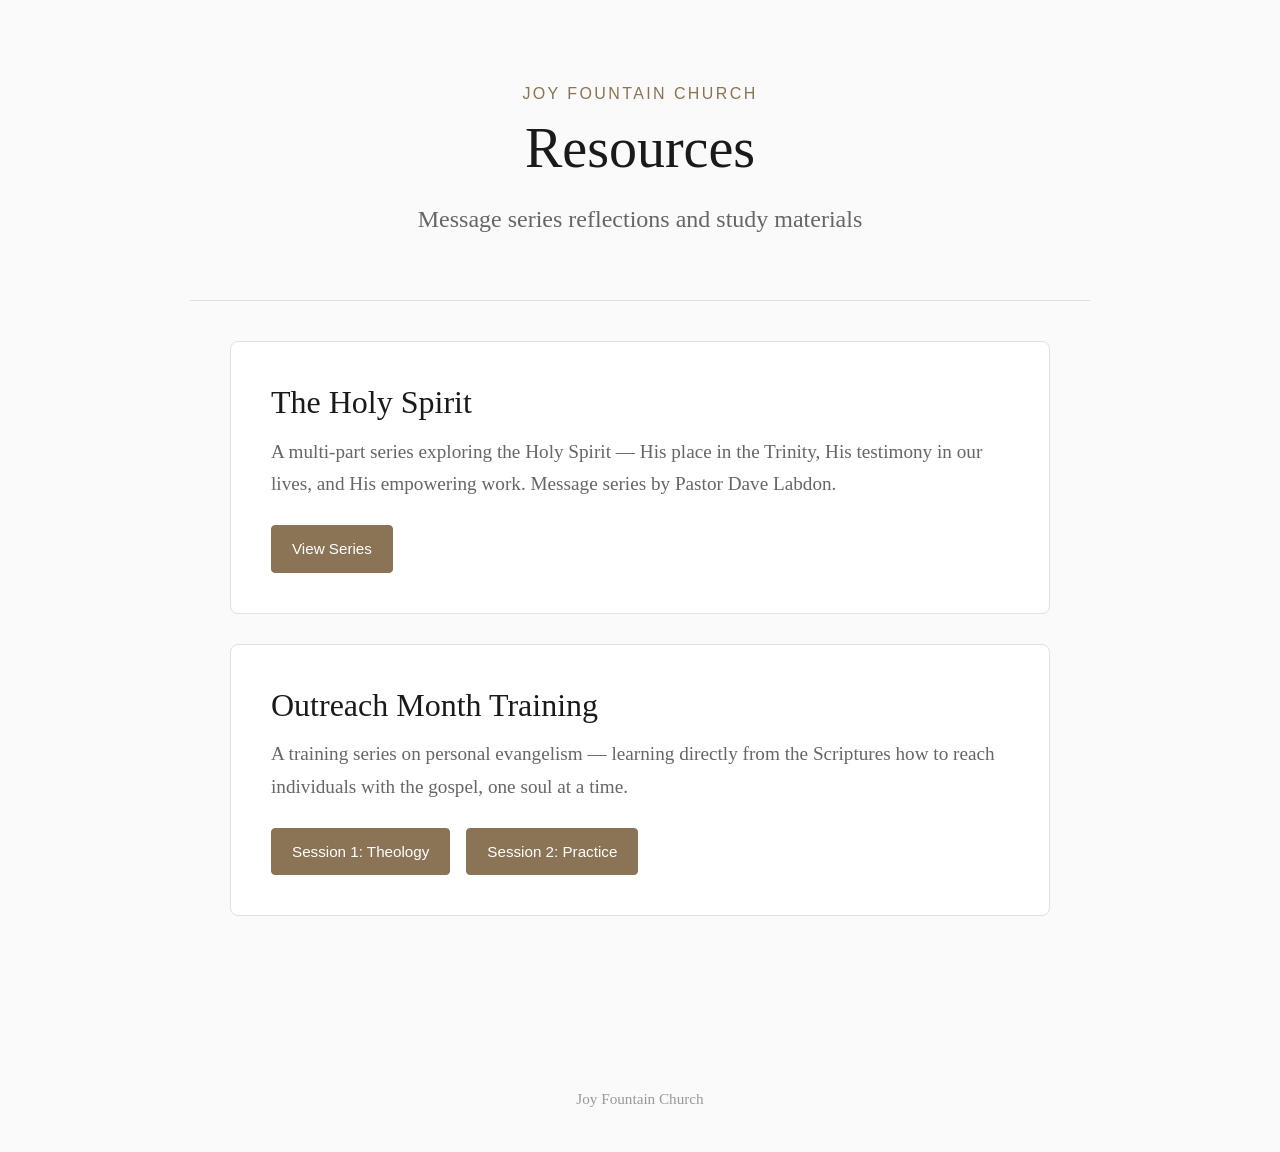
<file: index.html>
<!DOCTYPE html>
<html lang="en">
<head>
  <meta charset="UTF-8">
  <meta name="viewport" content="width=device-width, initial-scale=1.0">
  <title>Resources - Joy Fountain Church</title>
  <link rel="stylesheet" href="style.css">
</head>
<body>
  <header class="site-header">
    <p class="church-name">Joy Fountain Church</p>
    <h1>Resources</h1>
    <p class="subtitle">Message series reflections and study materials</p>
  </header>

  <div class="container">
    <div class="card">
      <h2>The Holy Spirit</h2>
      <p class="card-desc">A multi-part series exploring the Holy Spirit &mdash; His place in the Trinity, His testimony in our lives, and His empowering work. Message series by Pastor Dave Labdon.</p>
      <div class="card-actions">
        <a href="2025-holy-spirit/" class="btn btn-primary">View Series</a>
      </div>
    </div>

    <div class="card">
      <h2>Outreach Month Training</h2>
      <p class="card-desc">A training series on personal evangelism &mdash; learning directly from the Scriptures how to reach individuals with the gospel, one soul at a time.</p>
      <div class="card-actions">
        <a href="outreach-month/session-1.html" class="btn btn-primary">Session 1: Theology</a>
        <a href="outreach-month/session-2.html" class="btn btn-primary">Session 2: Practice</a>
      </div>
    </div>
  </div>

  <footer class="site-footer">
    Joy Fountain Church
  </footer>
</body>
</html>
</file>
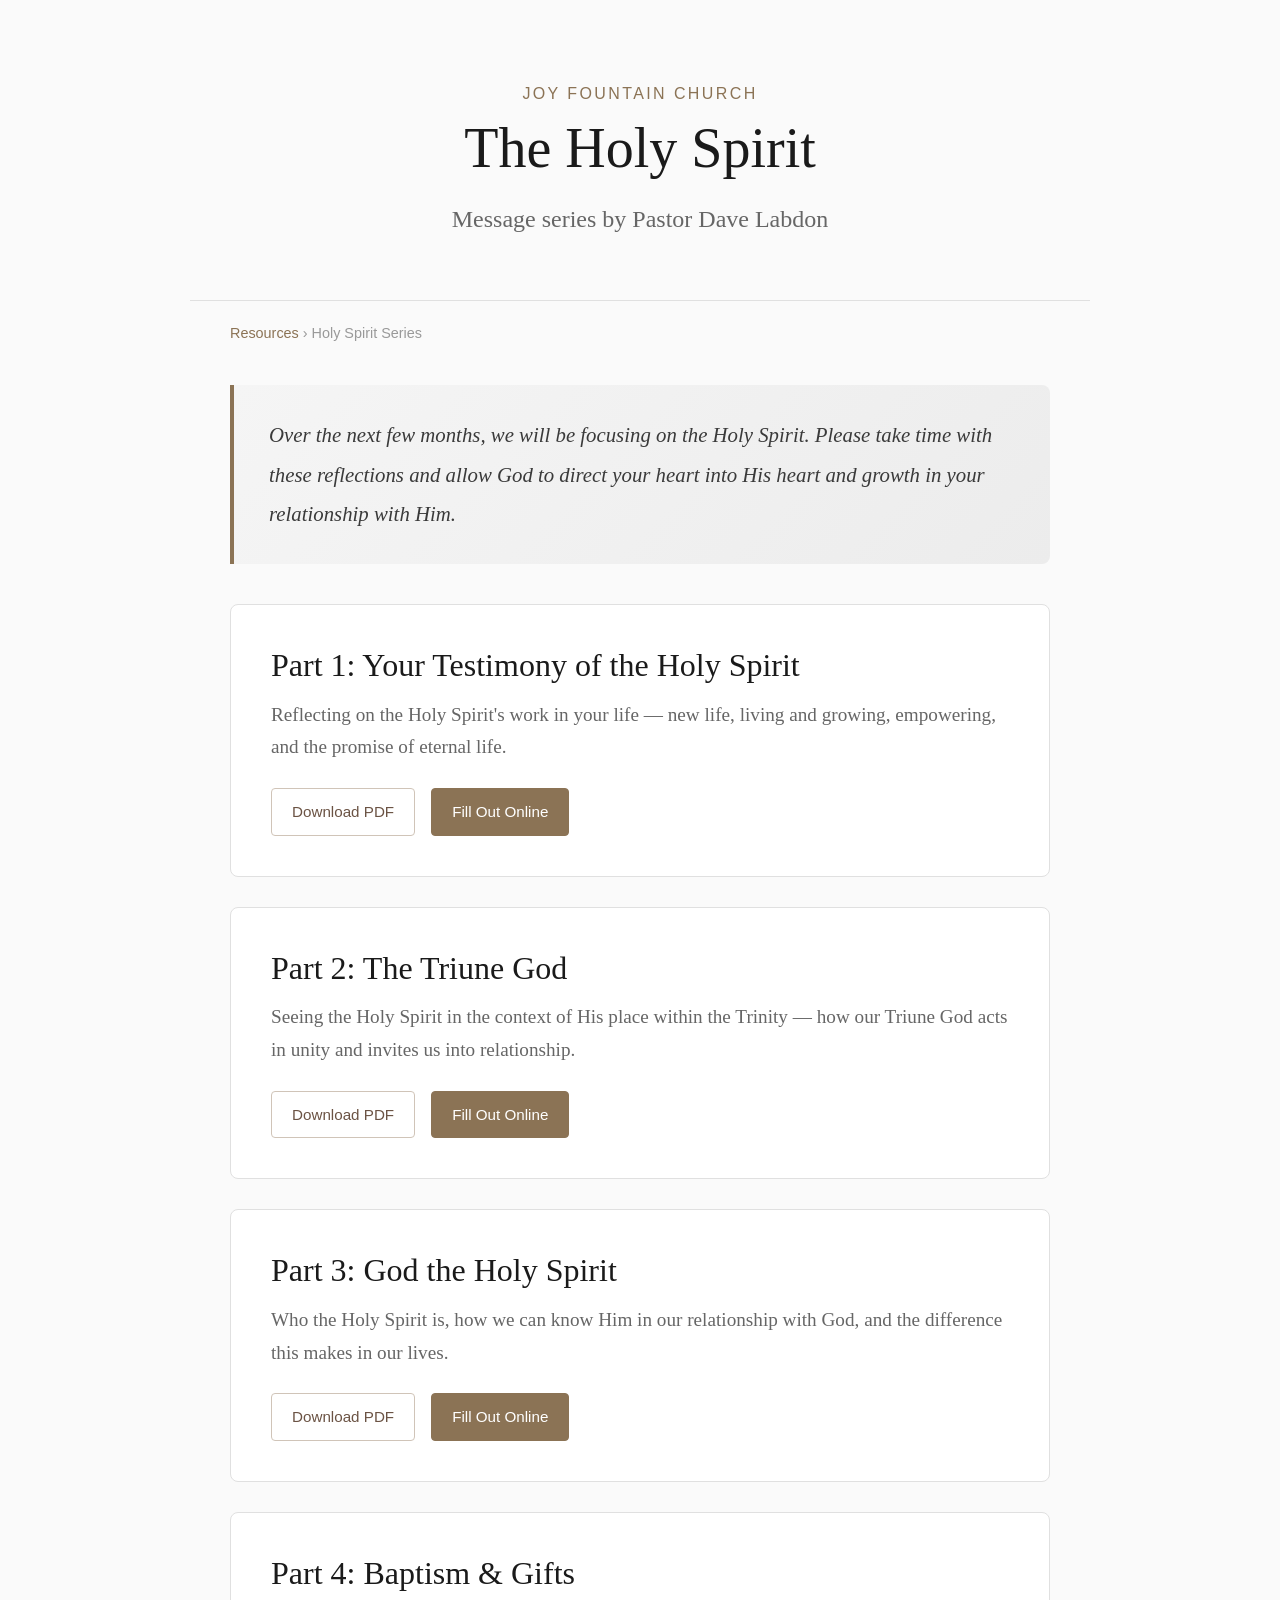
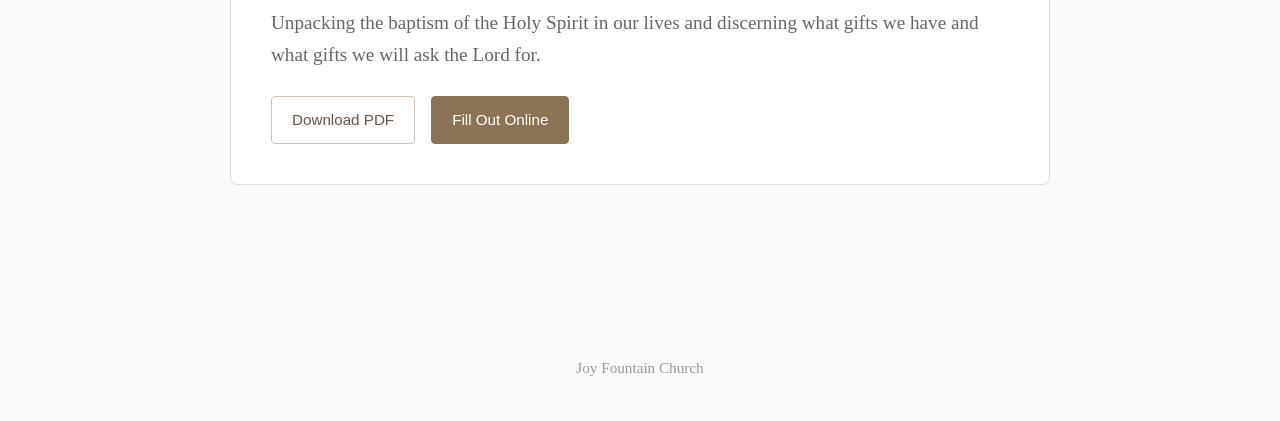
<file: 2025-holy-spirit/index.html>
<!DOCTYPE html>
<html lang="en">
<head>
  <meta charset="UTF-8">
  <meta name="viewport" content="width=device-width, initial-scale=1.0">
  <title>The Holy Spirit - Joy Fountain Church</title>
  <link rel="stylesheet" href="../style.css">
</head>
<body>
  <header class="site-header">
    <p class="church-name">Joy Fountain Church</p>
    <h1>The Holy Spirit</h1>
    <p class="subtitle">Message series by Pastor Dave Labdon</p>
  </header>

  <nav class="breadcrumb">
    <a href="../">Resources</a> &rsaquo; Holy Spirit Series
  </nav>

  <div class="container">
    <p class="series-intro">Over the next few months, we will be focusing on the Holy Spirit. Please take time with these reflections and allow God to direct your heart into His heart and growth in your relationship with Him.</p>

    <div class="card">
      <h2>Part 1: Your Testimony of the Holy Spirit</h2>
      <p class="card-desc">Reflecting on the Holy Spirit's work in your life &mdash; new life, living and growing, empowering, and the promise of eternal life.</p>
      <div class="card-actions">
        <a href="Testimony_of_the_Holy_Spirit_reflection_fillable.pdf" class="btn btn-outline" target="_blank">Download PDF</a>
        <a href="testimony.html" class="btn btn-accent">Fill Out Online</a>
      </div>
    </div>

    <div class="card">
      <h2>Part 2: The Triune God</h2>
      <p class="card-desc">Seeing the Holy Spirit in the context of His place within the Trinity &mdash; how our Triune God acts in unity and invites us into relationship.</p>
      <div class="card-actions">
        <a href="The_Triune_God_reflection_fillable.pdf" class="btn btn-outline" target="_blank">Download PDF</a>
        <a href="triune-god.html" class="btn btn-accent">Fill Out Online</a>
      </div>
    </div>
    <div class="card">
      <h2>Part 3: God the Holy Spirit</h2>
      <p class="card-desc">Who the Holy Spirit is, how we can know Him in our relationship with God, and the difference this makes in our lives.</p>
      <div class="card-actions">
        <a href="God_the_Holy_Spirit_reflection_fillable.pdf" class="btn btn-outline" target="_blank">Download PDF</a>
        <a href="god-the-holy-spirit.html" class="btn btn-accent">Fill Out Online</a>
      </div>
    </div>

    <div class="card">
      <h2>Part 4: Baptism &amp; Gifts</h2>
      <p class="card-desc">Unpacking the baptism of the Holy Spirit in our lives and discerning what gifts we have and what gifts we will ask the Lord for.</p>
      <div class="card-actions">
        <a href="Holy_Spirit_Baptism_and_Gifts_Reflection_fillable.pdf" class="btn btn-outline" target="_blank">Download PDF</a>
        <a href="baptism-and-gifts.html" class="btn btn-accent">Fill Out Online</a>
      </div>
    </div>
  </div>

  <footer class="site-footer">
    Joy Fountain Church
  </footer>
</body>
</html>
</file>
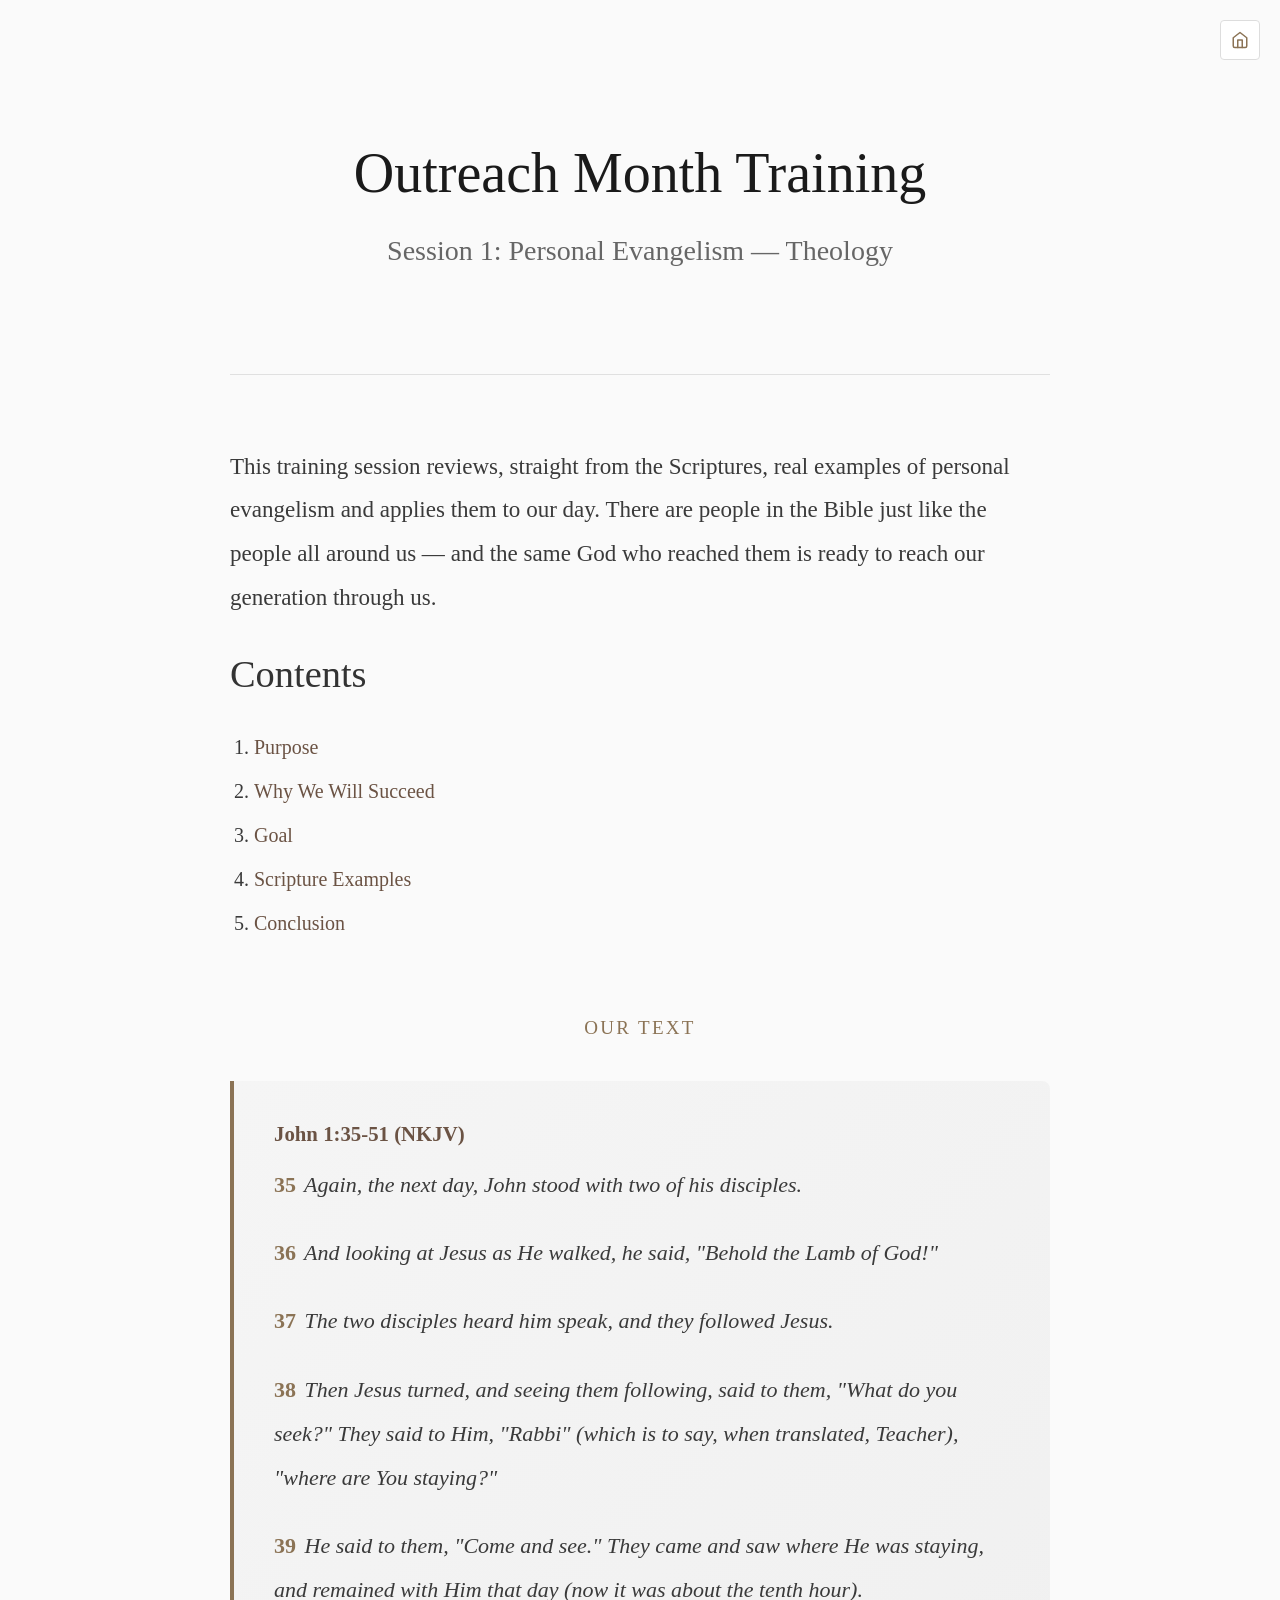
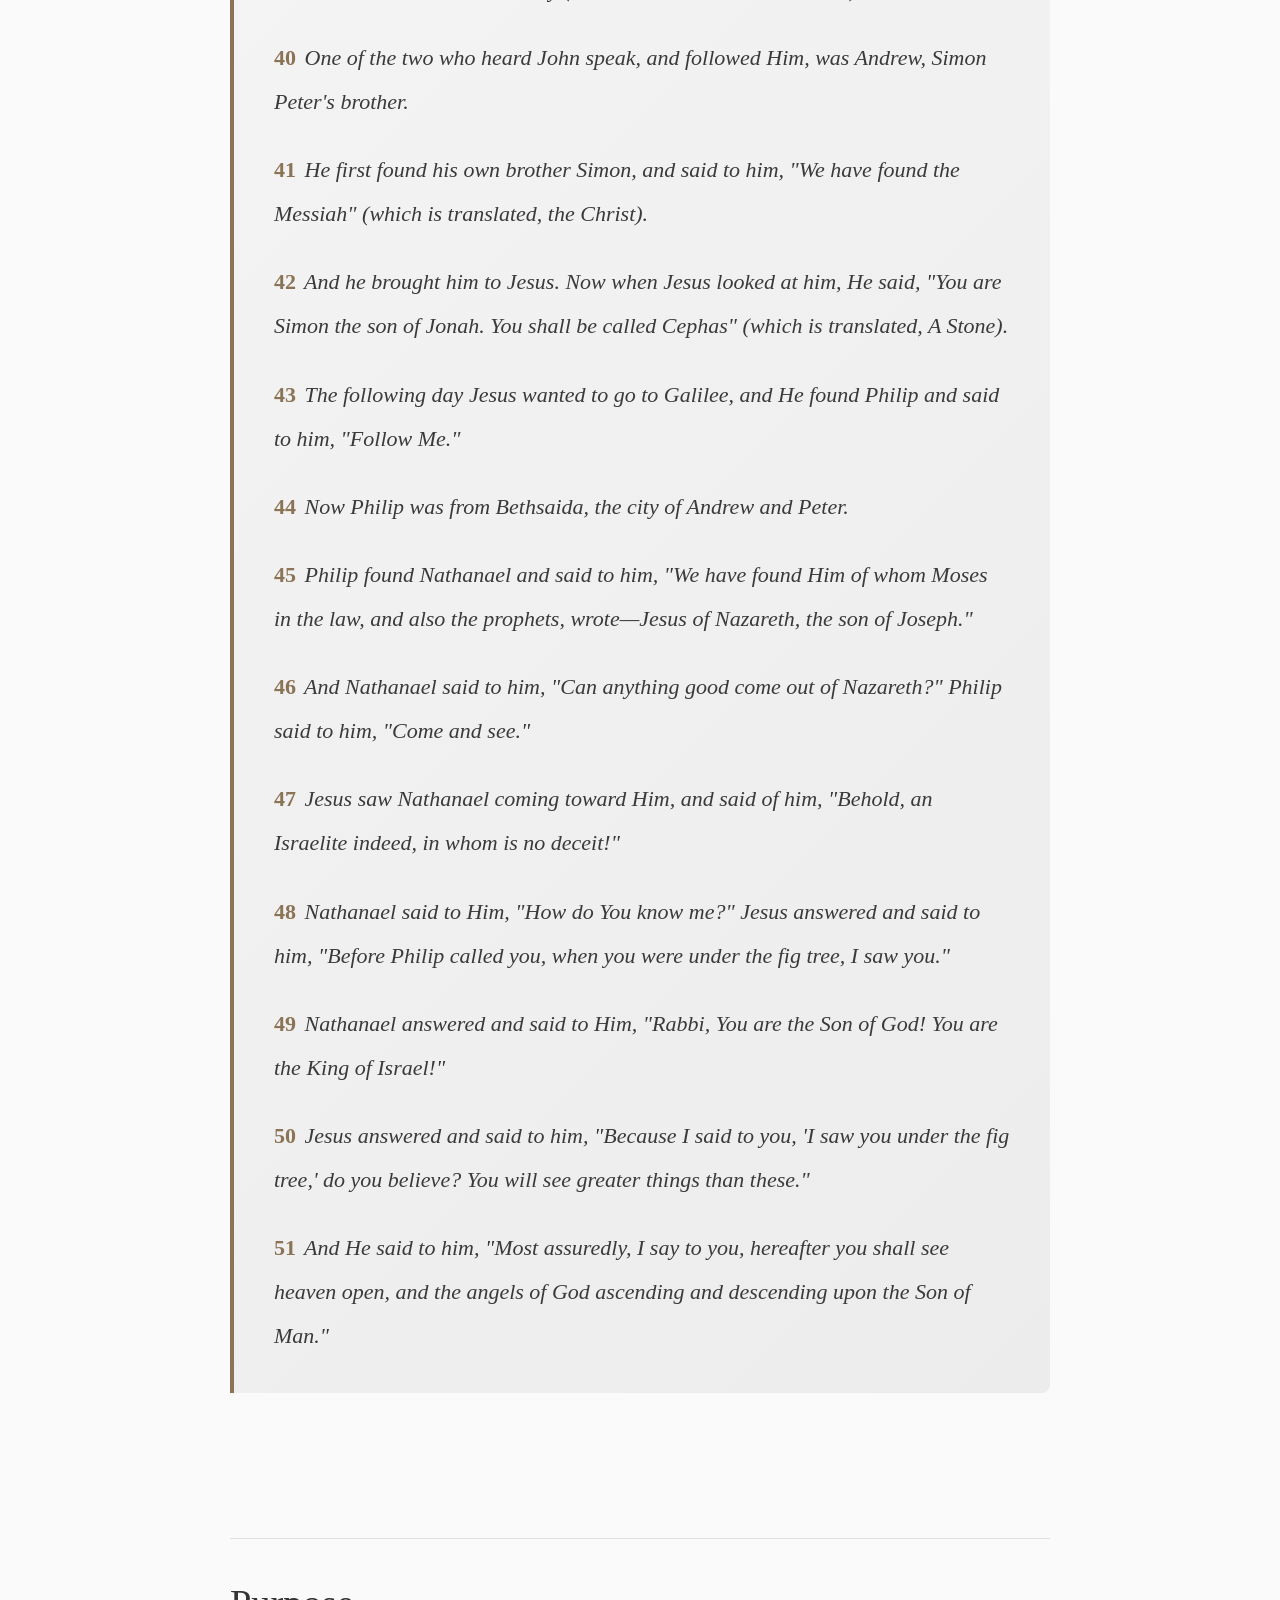
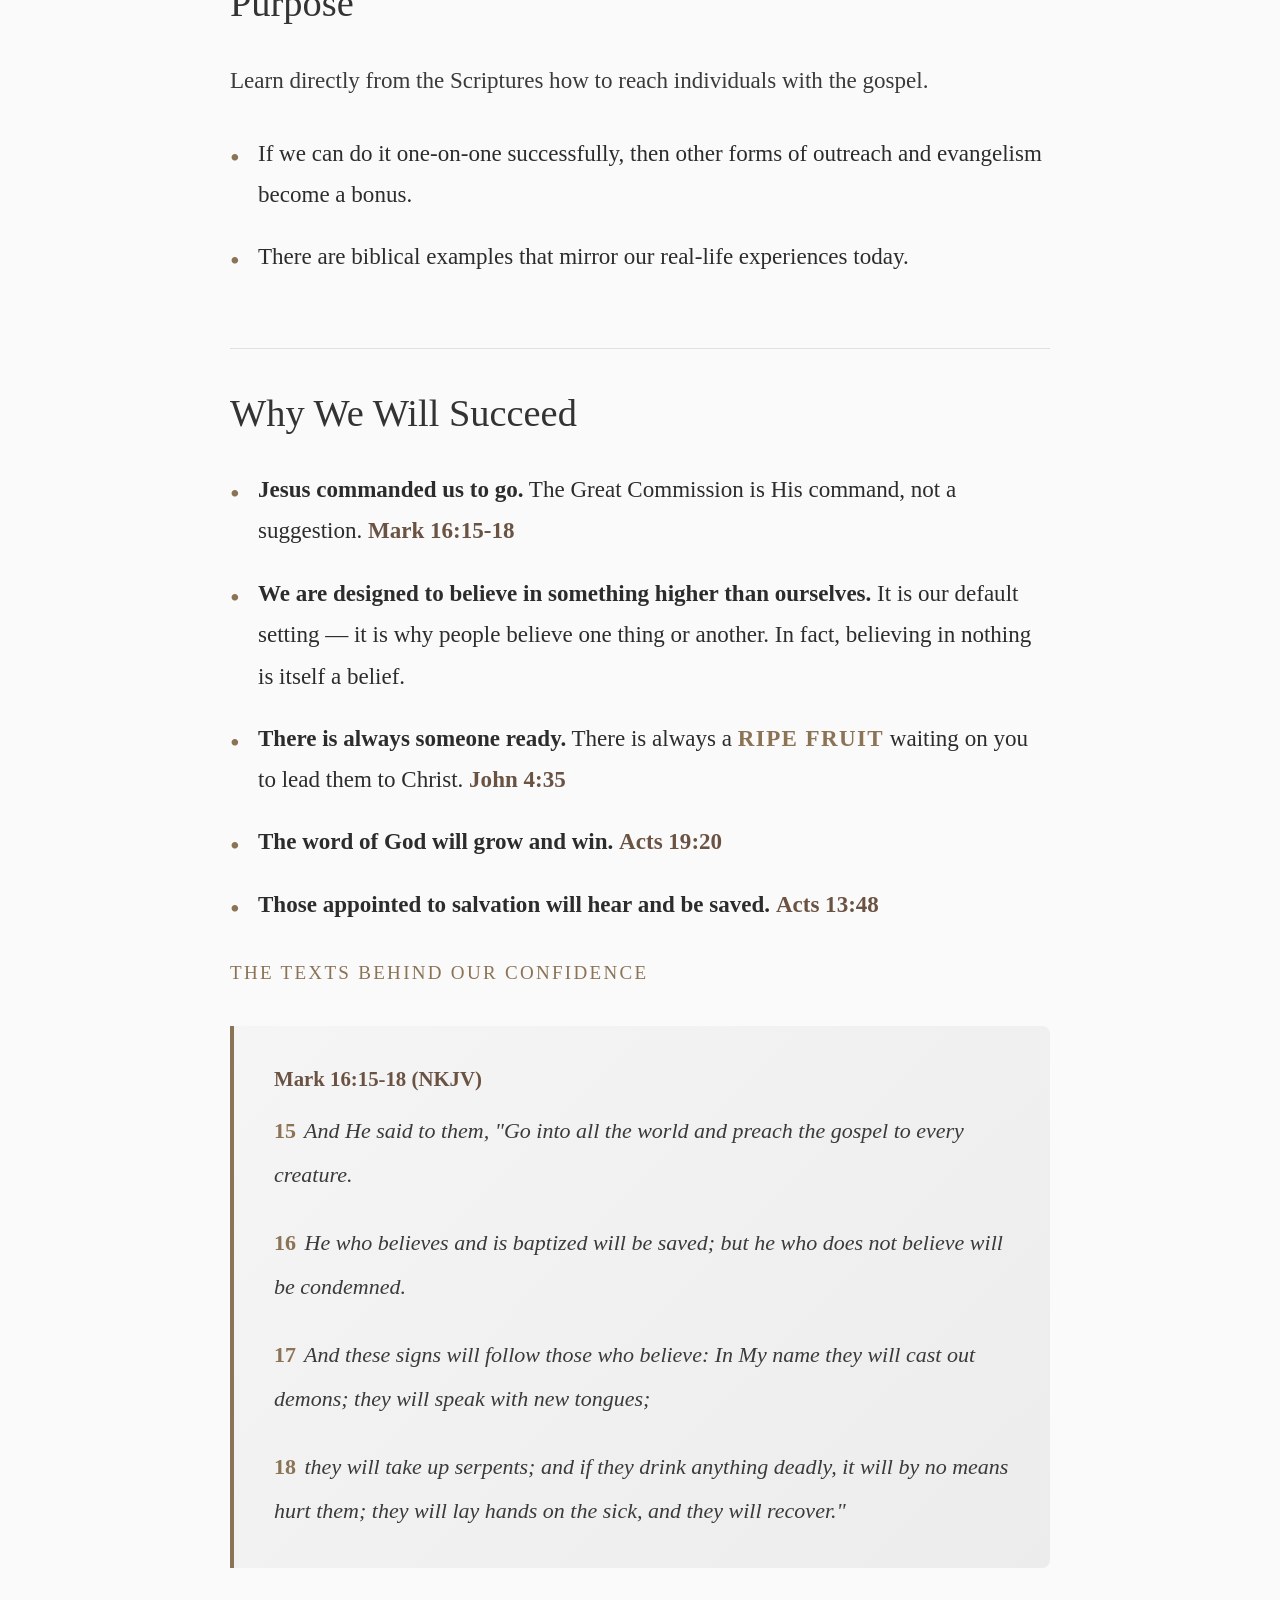
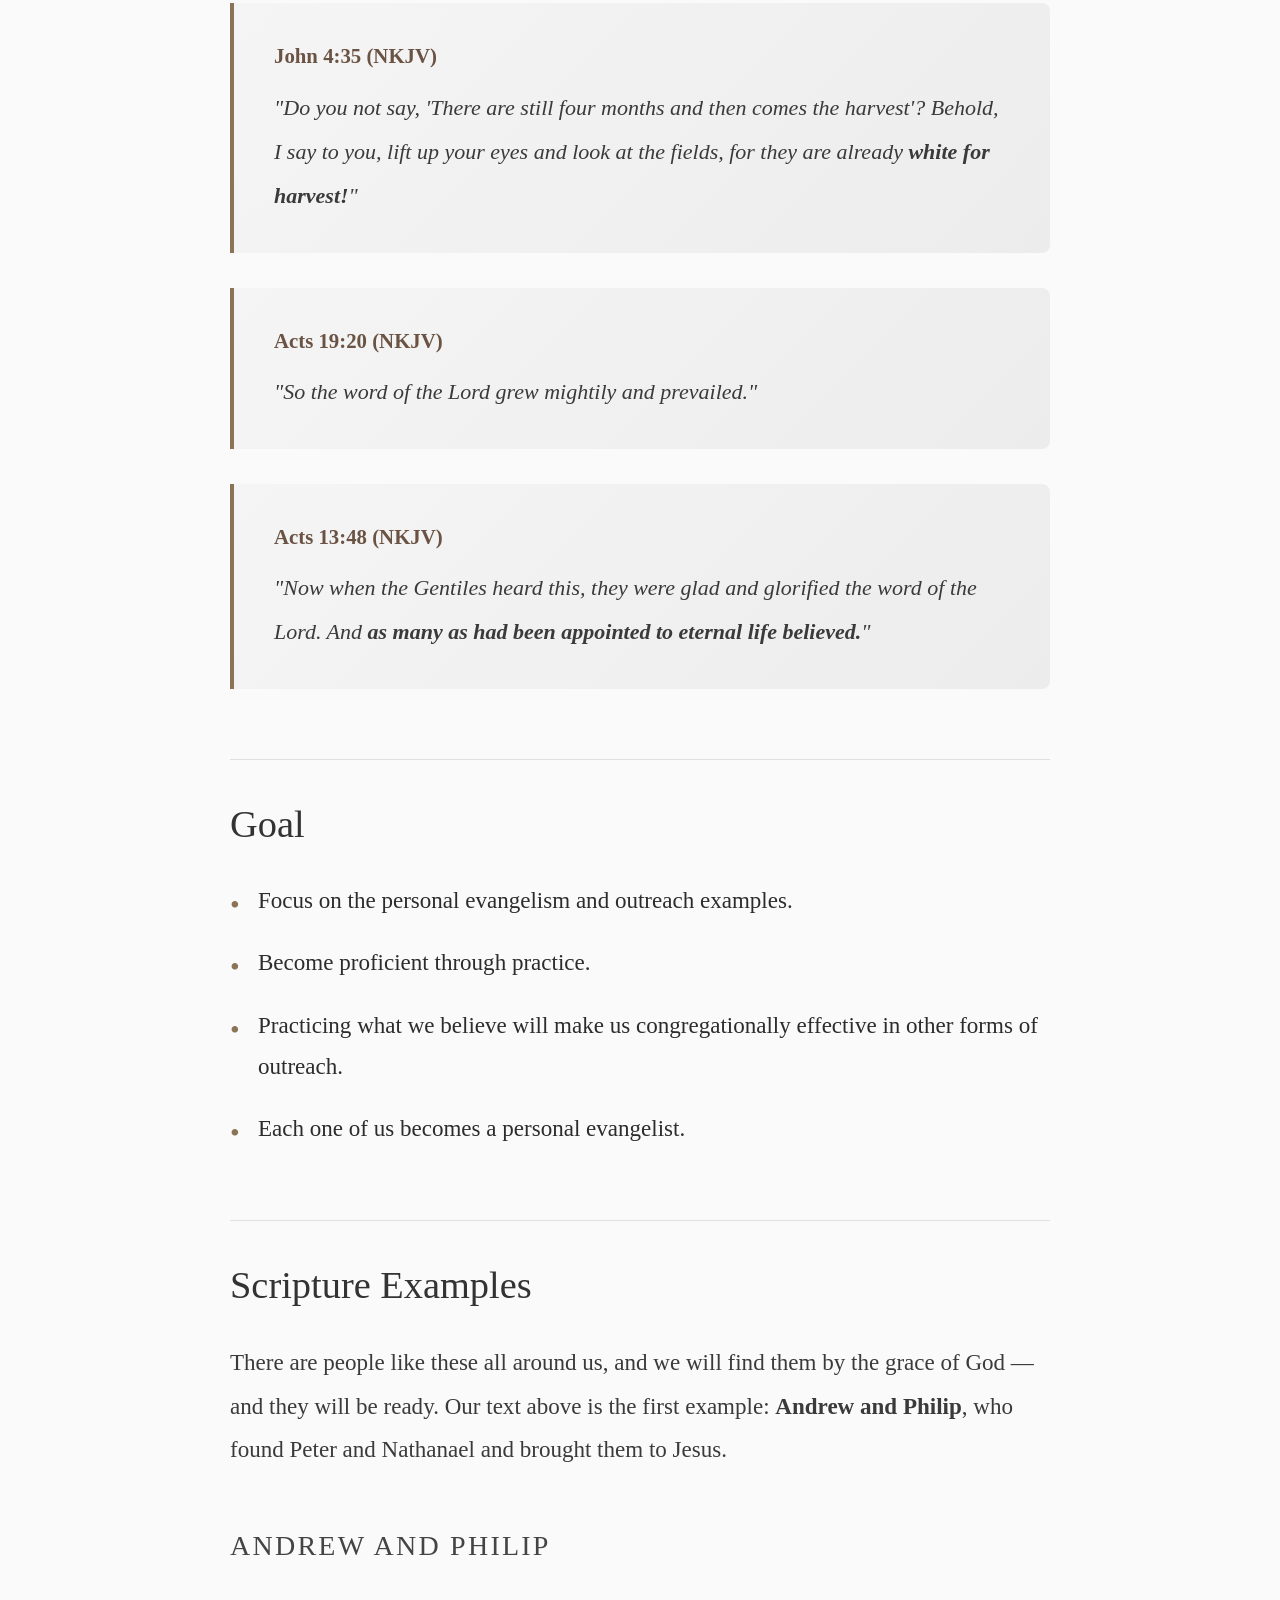
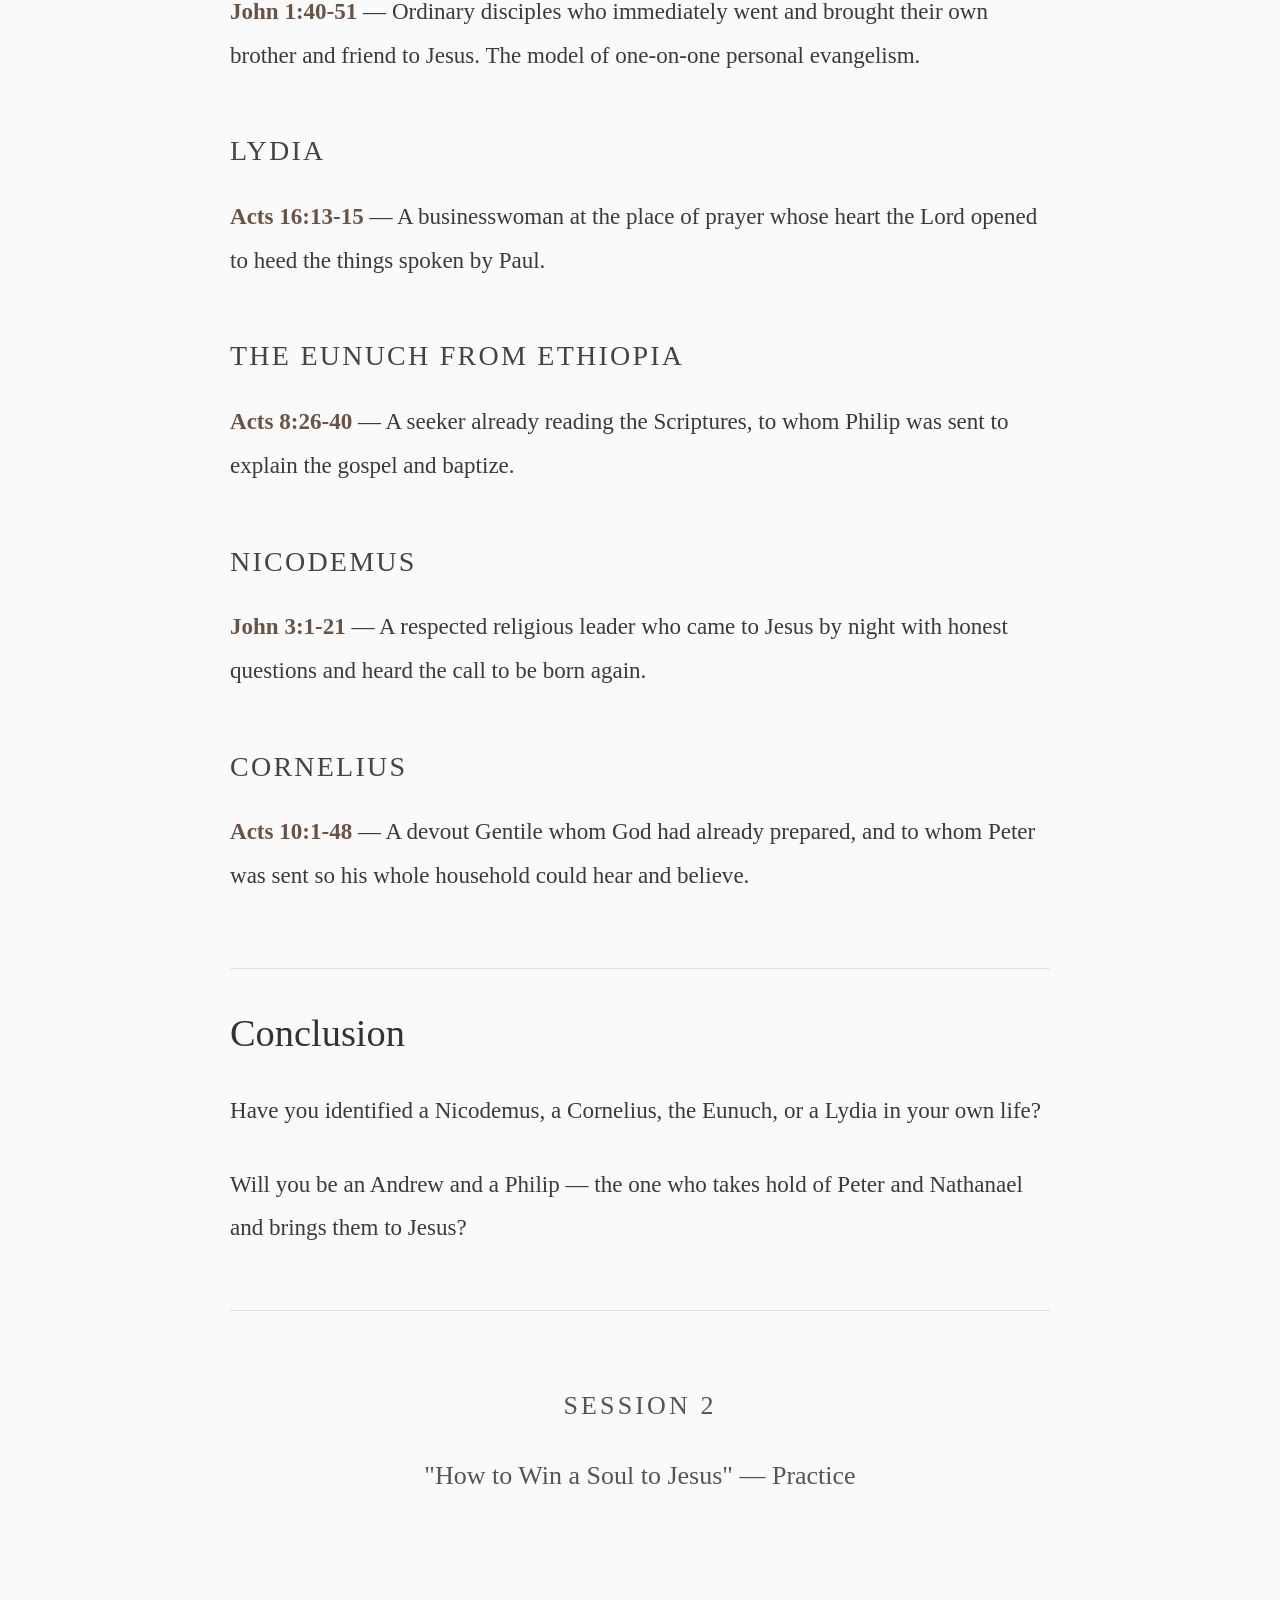
<file: outreach-month/session-1.html>
<!DOCTYPE html>
<html lang="en">
<head>
    <meta charset="UTF-8">
    <meta name="viewport" content="width=device-width, initial-scale=1.0">
    <title>Outreach Month Training - Session 1</title>
    <style>
        * {
            margin: 0;
            padding: 0;
            box-sizing: border-box;
        }

        body {
            font-family: 'Georgia', 'Times New Roman', serif;
            background: #fafafa;
            color: #2c2c2c;
            line-height: 1.7;
        }

        .container {
            max-width: 900px;
            margin: 0 auto;
            padding: 60px 40px 100px;
        }

        header {
            text-align: center;
            padding: 80px 0 60px;
            border-bottom: 1px solid #e0e0e0;
            margin-bottom: 70px;
        }

        h1 {
            font-size: 3.5em;
            font-weight: normal;
            margin-bottom: 0.3em;
            color: #1a1a1a;
            line-height: 1.2;
        }

        .subtitle {
            font-size: 1.75em;
            color: #666;
        }

        h2 {
            font-size: 2.4em;
            font-weight: normal;
            margin: 70px 0 30px;
            color: #333;
            line-height: 1.3;
            padding-top: 40px;
            border-top: 1px solid #e0e0e0;
        }

        h3 {
            font-size: 1.75em;
            font-weight: normal;
            margin: 50px 0 20px;
            color: #444;
            text-transform: uppercase;
            letter-spacing: 0.08em;
        }

        p {
            font-size: 1.44em;
            line-height: 1.9;
            margin-bottom: 1.3em;
            color: #3a3a3a;
        }

        .scripture {
            font-style: italic;
            background: linear-gradient(135deg, #f5f5f5 0%, #ececec 100%);
            padding: 35px 40px;
            border-left: 4px solid #8b7355;
            margin: 35px 0;
            border-radius: 0 8px 8px 0;
        }

        .scripture p {
            font-size: 1.375em;
            line-height: 2;
            margin-bottom: 1.1em;
        }

        .scripture p:last-child {
            margin-bottom: 0;
        }

        .scripture-ref {
            font-style: normal;
            font-weight: bold;
            color: #6b5344;
            display: block;
            margin-bottom: 12px;
            font-size: 1.3em;
        }

        .verse-num {
            font-weight: bold;
            color: #8b7355;
            font-style: normal;
            margin-right: 3px;
        }

        ul {
            list-style: none;
            padding-left: 0;
            margin: 30px 0;
        }

        ul li {
            font-size: 1.44em;
            line-height: 1.8;
            margin-bottom: 0.9em;
            padding-left: 28px;
            position: relative;
        }

        ul li::before {
            content: "\2022";
            color: #8b7355;
            font-size: 1.2em;
            position: absolute;
            left: 0;
            top: 0;
        }

        .section-label {
            font-size: 1.19em;
            text-transform: uppercase;
            letter-spacing: 0.12em;
            color: #8b7355;
            margin-bottom: 0.8em;
        }

        .ref-tag {
            font-style: normal;
            font-weight: bold;
            color: #6b5344;
            white-space: nowrap;
        }

        .ripe-fruit {
            font-style: normal;
            font-weight: bold;
            text-transform: uppercase;
            letter-spacing: 0.06em;
            color: #8b7355;
        }

        .toc {
            margin-bottom: 60px;
        }

        .toc h2 {
            margin-top: 0;
            padding-top: 0;
            border-top: none;
        }

        .toc ol {
            padding-left: 24px;
            margin: 20px 0;
        }

        .toc ol li {
            font-size: 1.25em;
            line-height: 1.7;
            margin-bottom: 0.5em;
            color: #3a3a3a;
        }

        .toc ol li a {
            color: #6b5344;
            text-decoration: none;
            transition: color 0.2s;
        }

        .toc ol li a:hover {
            color: #8b7355;
            text-decoration: underline;
        }

        .anchor-scripture {
            padding: 10px 0 40px;
            margin-bottom: 60px;
        }

        .anchor-scripture .section-label {
            text-align: center;
        }

        .highlight-text {
            font-weight: bold;
        }

        .centered {
            text-align: center;
        }

        .next-session {
            text-align: center;
            padding: 70px 0;
            margin-top: 60px;
            border-top: 1px solid #e0e0e0;
        }

        .next-session p {
            font-size: 1.625em;
            color: #555;
        }

        .nav-links {
            position: fixed;
            top: 20px;
            right: 20px;
            font-family: 'Arial', sans-serif;
            font-size: 0.9em;
        }

        .nav-links a {
            color: #8b7355;
            text-decoration: none;
            padding: 10px;
            background: white;
            border: 1px solid #ddd;
            border-radius: 4px;
            transition: background 0.2s;
            display: inline-flex;
            align-items: center;
            justify-content: center;
            line-height: 0;
        }

        .nav-links a:hover {
            background: #f5f5f5;
        }

        @media (max-width: 768px) {
            .container {
                padding: 40px 24px 80px;
            }

            header {
                padding: 50px 0 40px;
                margin-bottom: 50px;
            }

            h1 {
                font-size: 2.5em;
            }

            h2 {
                font-size: 1.9em;
                margin: 50px 0 25px;
                padding-top: 30px;
            }

            h3 {
                margin: 40px 0 18px;
            }

            p, ul li {
                font-size: 1.25em;
            }

            .scripture {
                padding: 25px 20px;
                margin: 25px 0;
            }

            .scripture p {
                font-size: 1.15em;
            }

            .nav-links {
                position: static;
                text-align: center;
                margin-top: 20px;
                margin-bottom: 20px;
            }
        }
    </style>
</head>
<body>
    <div class="nav-links">
        <a href="../" title="Resources Home"><svg xmlns="http://www.w3.org/2000/svg" width="18" height="18" viewBox="0 0 24 24" fill="none" stroke="currentColor" stroke-width="2" stroke-linecap="round" stroke-linejoin="round"><path d="M3 9l9-7 9 7v11a2 2 0 0 1-2 2H5a2 2 0 0 1-2-2z"/><polyline points="9 22 9 12 15 12 15 22"/></svg></a>
    </div>

    <div class="container">
        <header>
            <h1>Outreach Month Training</h1>
            <p class="subtitle">Session 1: Personal Evangelism &mdash; Theology</p>
        </header>

        <p>This training session reviews, straight from the Scriptures, real examples of personal evangelism and applies them to our day. There are people in the Bible just like the people all around us &mdash; and the same God who reached them is ready to reach our generation through us.</p>

        <nav class="toc">
            <h2>Contents</h2>
            <ol>
                <li><a href="#purpose">Purpose</a></li>
                <li><a href="#why-succeed">Why We Will Succeed</a></li>
                <li><a href="#goal">Goal</a></li>
                <li><a href="#examples">Scripture Examples</a></li>
                <li><a href="#conclusion">Conclusion</a></li>
            </ol>
        </nav>

        <div class="anchor-scripture">
            <p class="section-label">Our Text</p>
            <div class="scripture">
                <span class="scripture-ref">John 1:35-51 (NKJV)</span>
                <p><span class="verse-num">35</span> Again, the next day, John stood with two of his disciples.</p>
                <p><span class="verse-num">36</span> And looking at Jesus as He walked, he said, "Behold the Lamb of God!"</p>
                <p><span class="verse-num">37</span> The two disciples heard him speak, and they followed Jesus.</p>
                <p><span class="verse-num">38</span> Then Jesus turned, and seeing them following, said to them, "What do you seek?" They said to Him, "Rabbi" (which is to say, when translated, Teacher), "where are You staying?"</p>
                <p><span class="verse-num">39</span> He said to them, "Come and see." They came and saw where He was staying, and remained with Him that day (now it was about the tenth hour).</p>
                <p><span class="verse-num">40</span> One of the two who heard John speak, and followed Him, was Andrew, Simon Peter's brother.</p>
                <p><span class="verse-num">41</span> He first found his own brother Simon, and said to him, "We have found the Messiah" (which is translated, the Christ).</p>
                <p><span class="verse-num">42</span> And he brought him to Jesus. Now when Jesus looked at him, He said, "You are Simon the son of Jonah. You shall be called Cephas" (which is translated, A Stone).</p>
                <p><span class="verse-num">43</span> The following day Jesus wanted to go to Galilee, and He found Philip and said to him, "Follow Me."</p>
                <p><span class="verse-num">44</span> Now Philip was from Bethsaida, the city of Andrew and Peter.</p>
                <p><span class="verse-num">45</span> Philip found Nathanael and said to him, "We have found Him of whom Moses in the law, and also the prophets, wrote&mdash;Jesus of Nazareth, the son of Joseph."</p>
                <p><span class="verse-num">46</span> And Nathanael said to him, "Can anything good come out of Nazareth?" Philip said to him, "Come and see."</p>
                <p><span class="verse-num">47</span> Jesus saw Nathanael coming toward Him, and said of him, "Behold, an Israelite indeed, in whom is no deceit!"</p>
                <p><span class="verse-num">48</span> Nathanael said to Him, "How do You know me?" Jesus answered and said to him, "Before Philip called you, when you were under the fig tree, I saw you."</p>
                <p><span class="verse-num">49</span> Nathanael answered and said to Him, "Rabbi, You are the Son of God! You are the King of Israel!"</p>
                <p><span class="verse-num">50</span> Jesus answered and said to him, "Because I said to you, 'I saw you under the fig tree,' do you believe? You will see greater things than these."</p>
                <p><span class="verse-num">51</span> And He said to him, "Most assuredly, I say to you, hereafter you shall see heaven open, and the angels of God ascending and descending upon the Son of Man."</p>
            </div>
        </div>

        <h2 id="purpose">Purpose</h2>
        <p>Learn directly from the Scriptures how to reach individuals with the gospel.</p>
        <ul>
            <li>If we can do it one-on-one successfully, then other forms of outreach and evangelism become a bonus.</li>
            <li>There are biblical examples that mirror our real-life experiences today.</li>
        </ul>

        <h2 id="why-succeed">Why We Will Succeed</h2>
        <ul>
            <li><strong>Jesus commanded us to go.</strong> The Great Commission is His command, not a suggestion. <span class="ref-tag">Mark 16:15-18</span></li>
            <li><strong>We are designed to believe in something higher than ourselves.</strong> It is our default setting &mdash; it is why people believe one thing or another. In fact, believing in nothing is itself a belief.</li>
            <li><strong>There is always someone ready.</strong> There is always a <span class="ripe-fruit">ripe fruit</span> waiting on you to lead them to Christ. <span class="ref-tag">John 4:35</span></li>
            <li><strong>The word of God will grow and win.</strong> <span class="ref-tag">Acts 19:20</span></li>
            <li><strong>Those appointed to salvation will hear and be saved.</strong> <span class="ref-tag">Acts 13:48</span></li>
        </ul>

        <p class="section-label">The Texts Behind Our Confidence</p>

        <div class="scripture">
            <span class="scripture-ref">Mark 16:15-18 (NKJV)</span>
            <p><span class="verse-num">15</span> And He said to them, "Go into all the world and preach the gospel to every creature.</p>
            <p><span class="verse-num">16</span> He who believes and is baptized will be saved; but he who does not believe will be condemned.</p>
            <p><span class="verse-num">17</span> And these signs will follow those who believe: In My name they will cast out demons; they will speak with new tongues;</p>
            <p><span class="verse-num">18</span> they will take up serpents; and if they drink anything deadly, it will by no means hurt them; they will lay hands on the sick, and they will recover."</p>
        </div>

        <div class="scripture">
            <span class="scripture-ref">John 4:35 (NKJV)</span>
            <p>"Do you not say, 'There are still four months and then comes the harvest'? Behold, I say to you, lift up your eyes and look at the fields, for they are already <span class="highlight-text">white for harvest!</span>"</p>
        </div>

        <div class="scripture">
            <span class="scripture-ref">Acts 19:20 (NKJV)</span>
            <p>"So the word of the Lord grew mightily and prevailed."</p>
        </div>

        <div class="scripture">
            <span class="scripture-ref">Acts 13:48 (NKJV)</span>
            <p>"Now when the Gentiles heard this, they were glad and glorified the word of the Lord. And <span class="highlight-text">as many as had been appointed to eternal life believed.</span>"</p>
        </div>

        <h2 id="goal">Goal</h2>
        <ul>
            <li>Focus on the personal evangelism and outreach examples.</li>
            <li>Become proficient through practice.</li>
            <li>Practicing what we believe will make us congregationally effective in other forms of outreach.</li>
            <li>Each one of us becomes a personal evangelist.</li>
        </ul>

        <h2 id="examples">Scripture Examples</h2>
        <p>There are people like these all around us, and we will find them by the grace of God &mdash; and they will be ready. Our text above is the first example: <strong>Andrew and Philip</strong>, who found Peter and Nathanael and brought them to Jesus.</p>

        <h3>Andrew and Philip</h3>
        <p><span class="ref-tag">John 1:40-51</span> &mdash; Ordinary disciples who immediately went and brought their own brother and friend to Jesus. The model of one-on-one personal evangelism.</p>

        <h3>Lydia</h3>
        <p><span class="ref-tag">Acts 16:13-15</span> &mdash; A businesswoman at the place of prayer whose heart the Lord opened to heed the things spoken by Paul.</p>

        <h3>The Eunuch from Ethiopia</h3>
        <p><span class="ref-tag">Acts 8:26-40</span> &mdash; A seeker already reading the Scriptures, to whom Philip was sent to explain the gospel and baptize.</p>

        <h3>Nicodemus</h3>
        <p><span class="ref-tag">John 3:1-21</span> &mdash; A respected religious leader who came to Jesus by night with honest questions and heard the call to be born again.</p>

        <h3>Cornelius</h3>
        <p><span class="ref-tag">Acts 10:1-48</span> &mdash; A devout Gentile whom God had already prepared, and to whom Peter was sent so his whole household could hear and believe.</p>

        <h2 id="conclusion">Conclusion</h2>
        <p>Have you identified a Nicodemus, a Cornelius, the Eunuch, or a Lydia in your own life?</p>
        <p>Will you be an Andrew and a Philip &mdash; the one who takes hold of Peter and Nathanael and brings them to Jesus?</p>

        <div class="next-session">
            <p class="section-label">Session 2</p>
            <p>"How to Win a Soul to Jesus" &mdash; Practice</p>
        </div>
    </div>
</body>
</html>
</file>
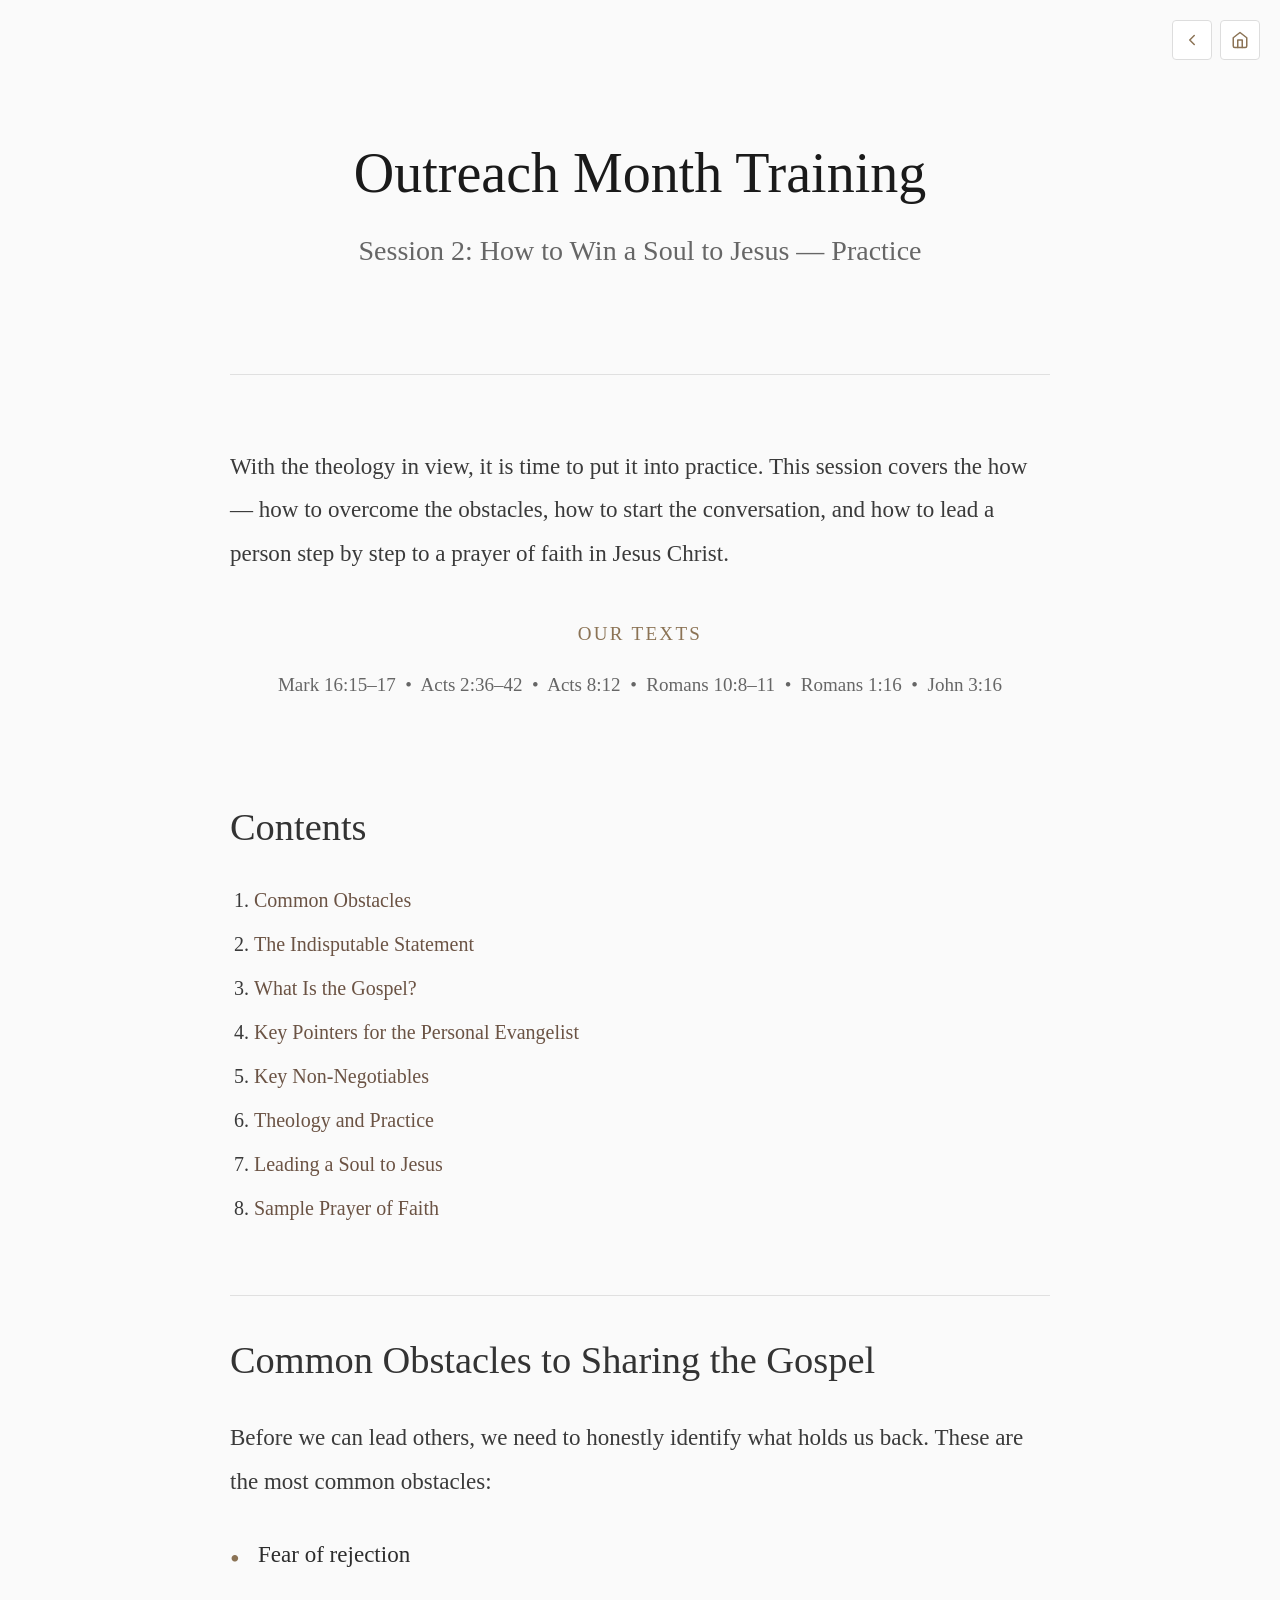
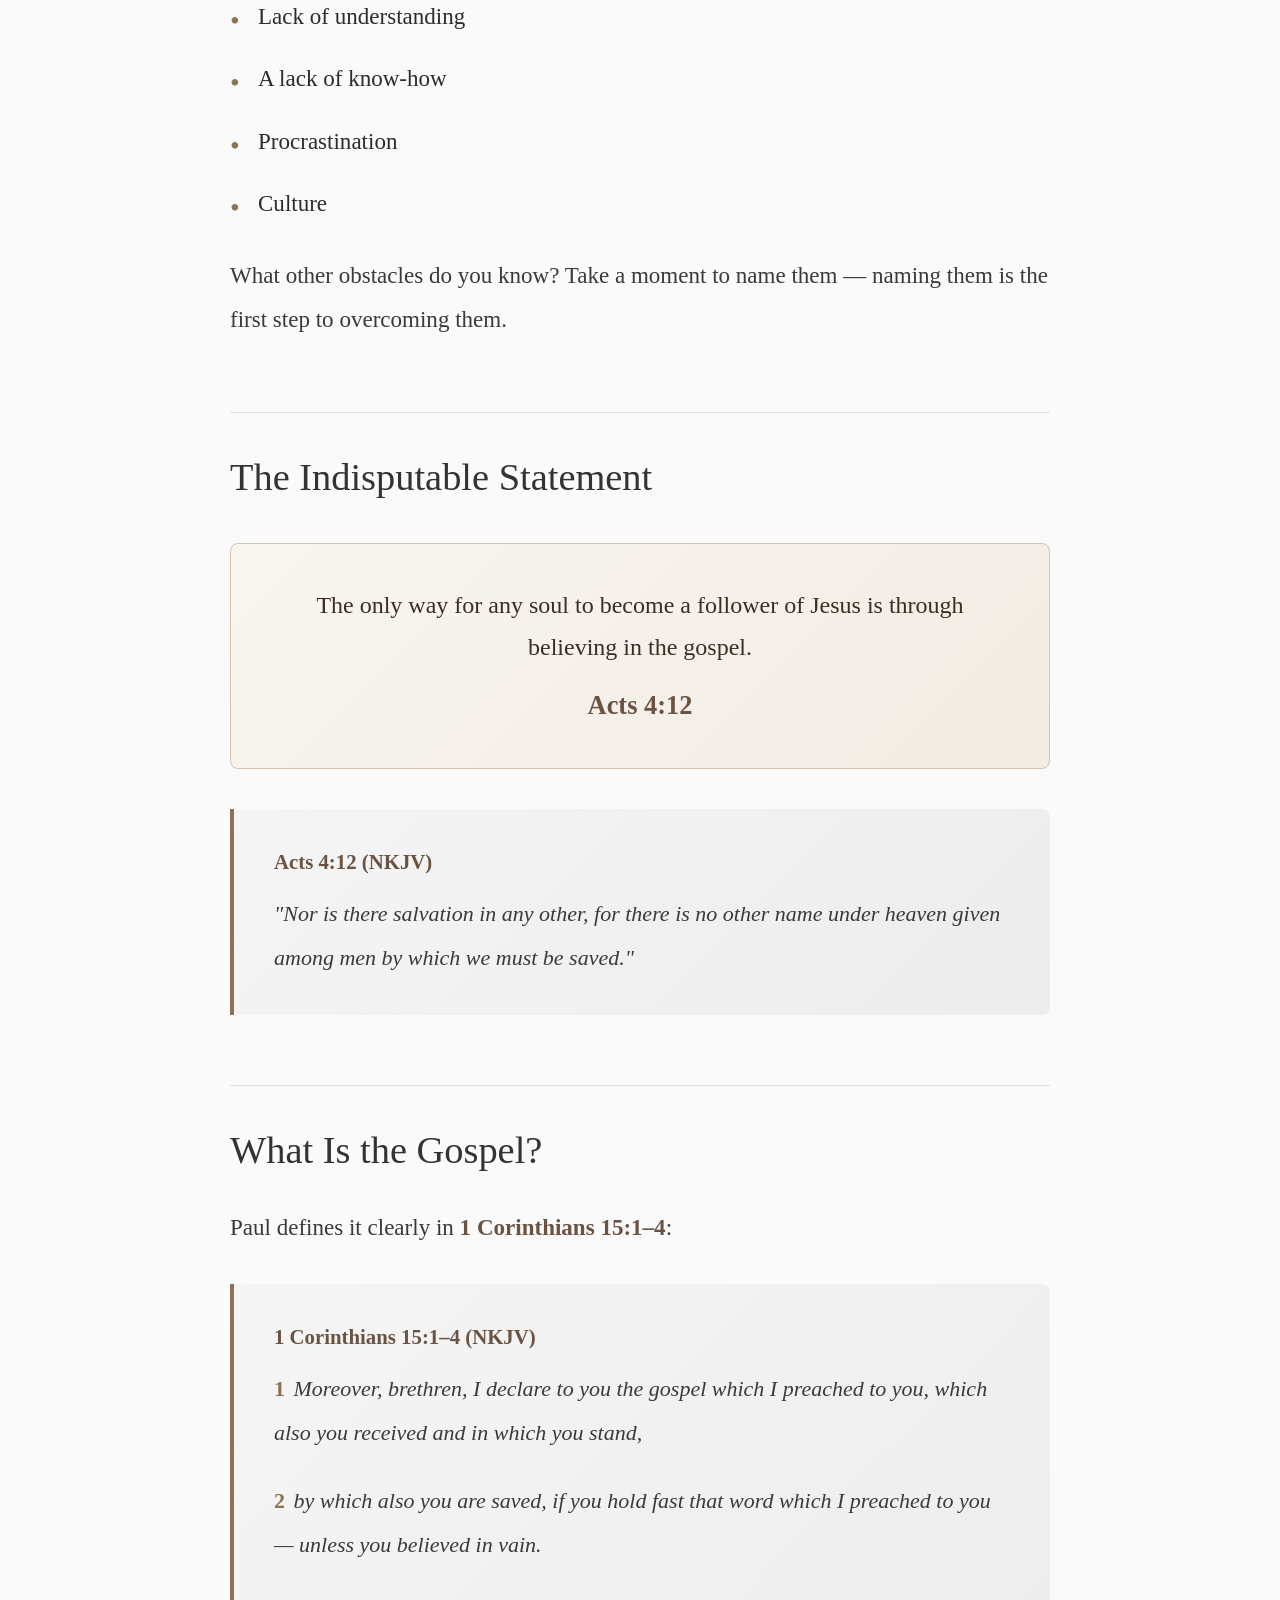
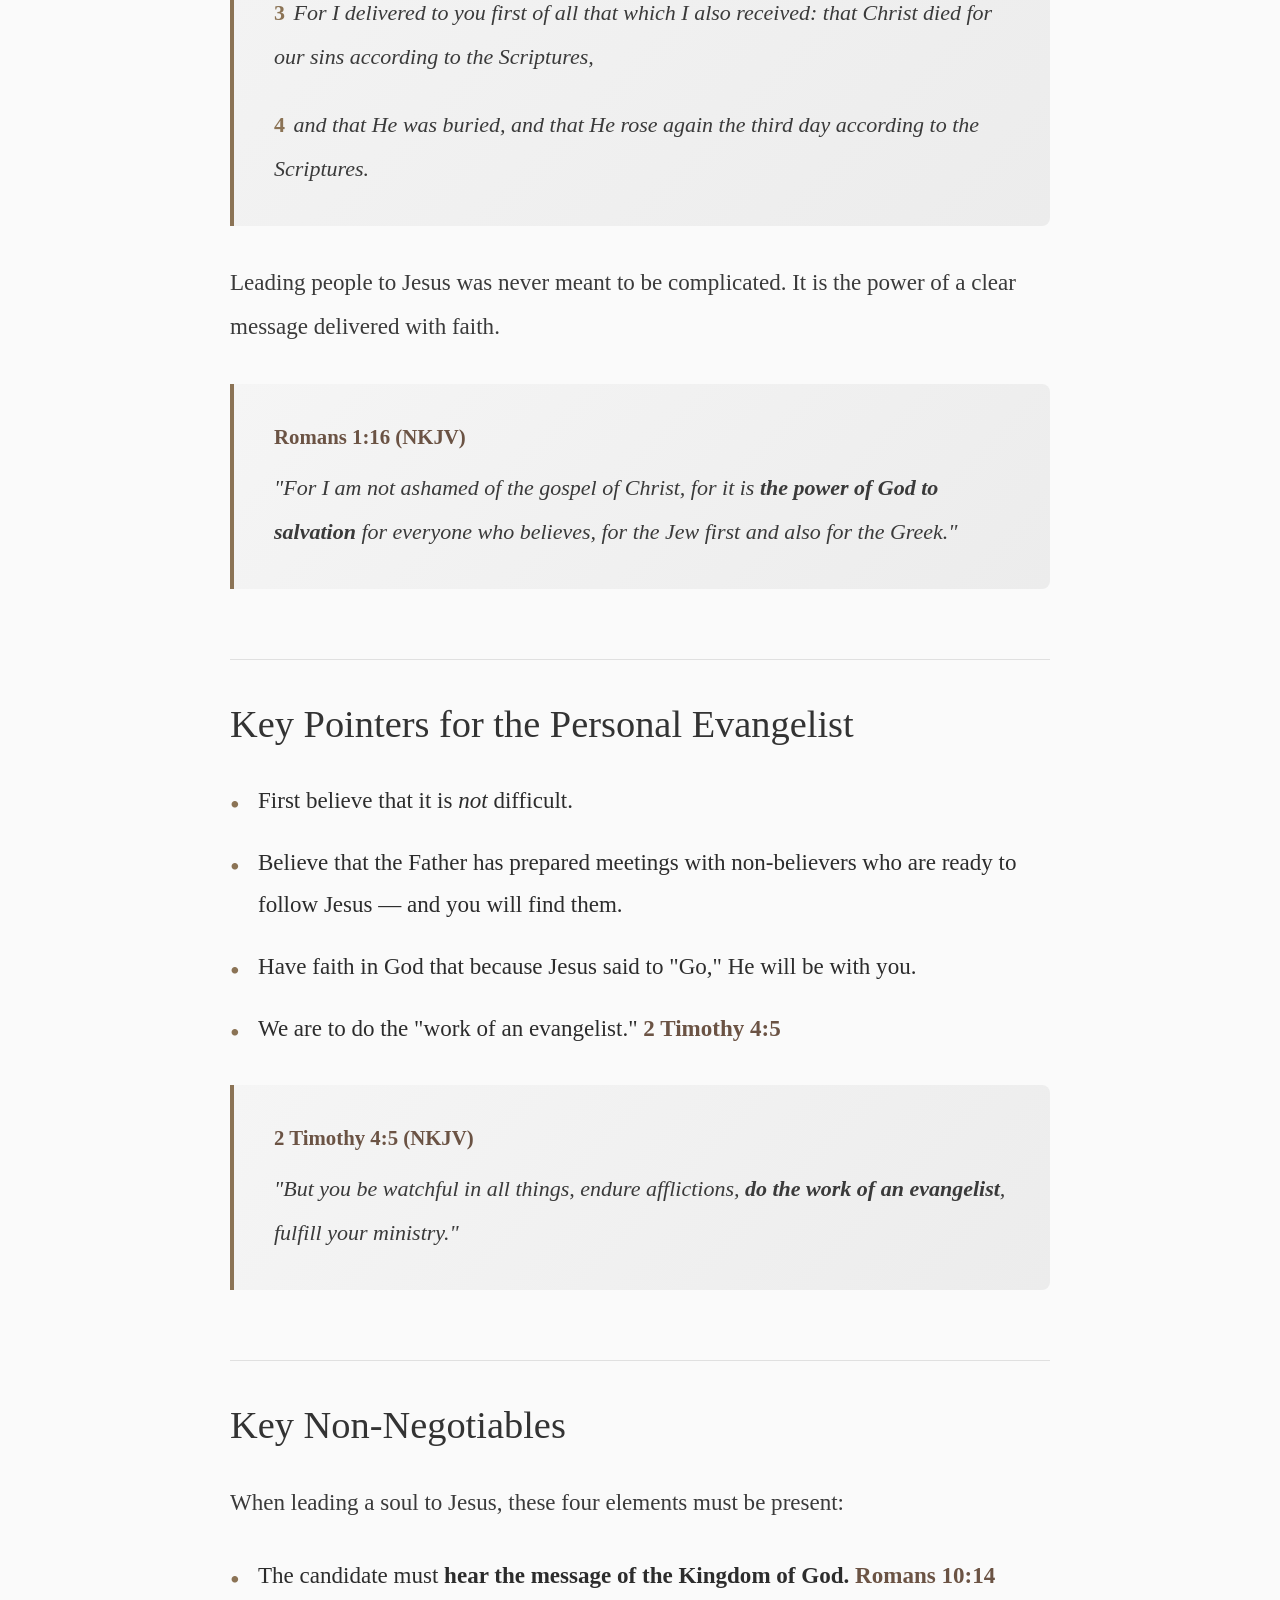
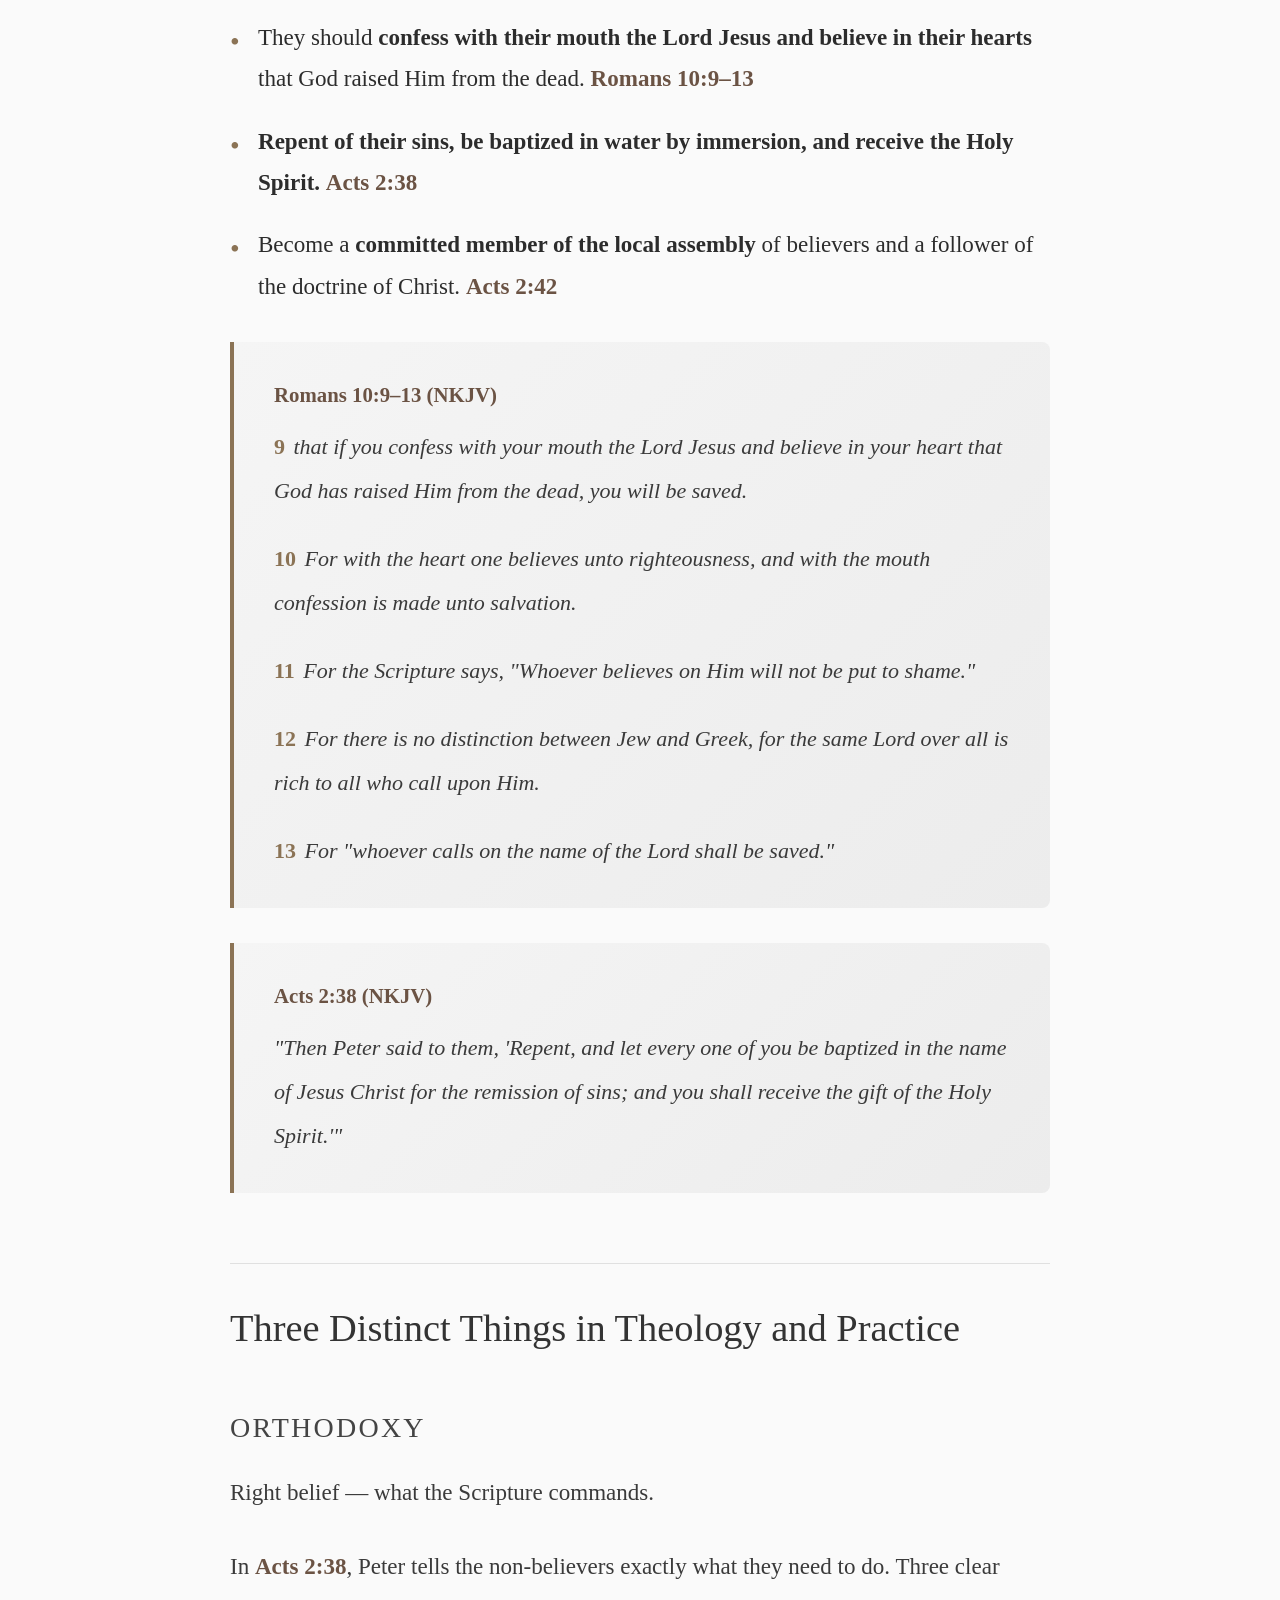
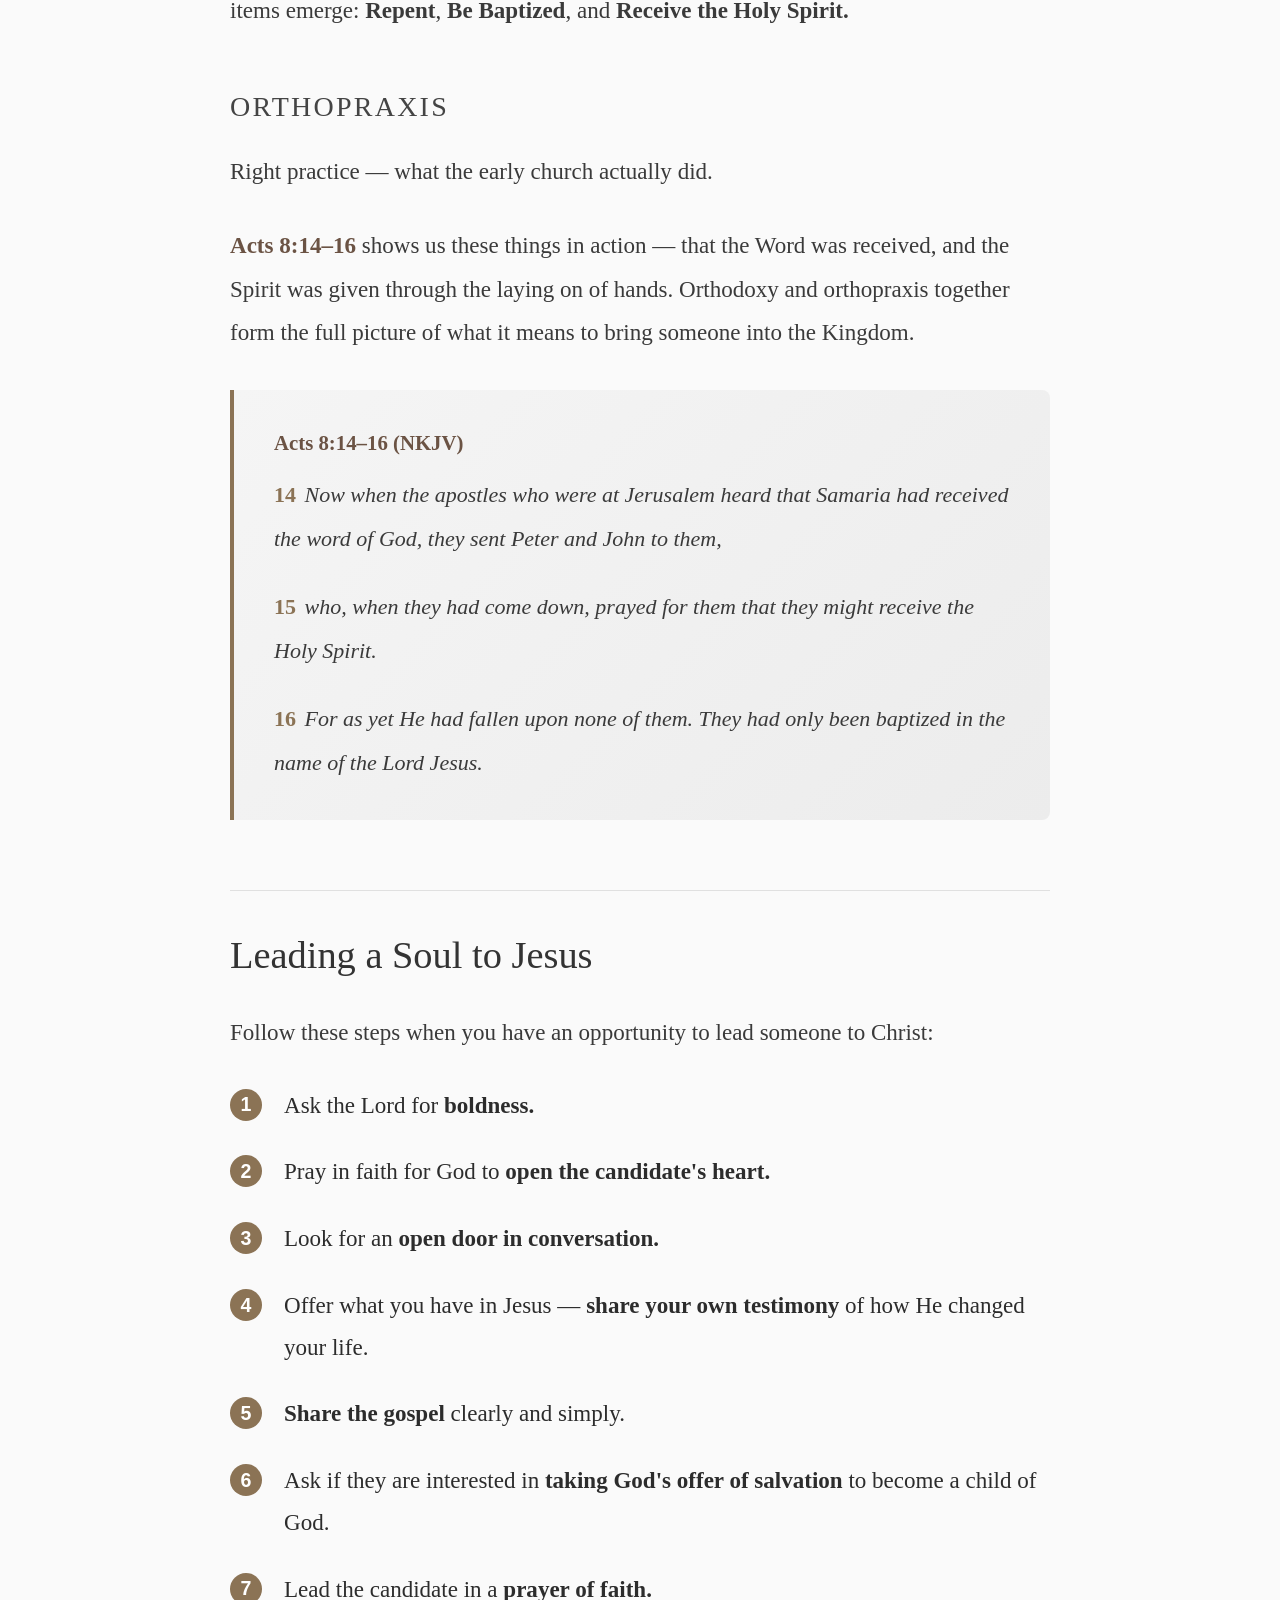
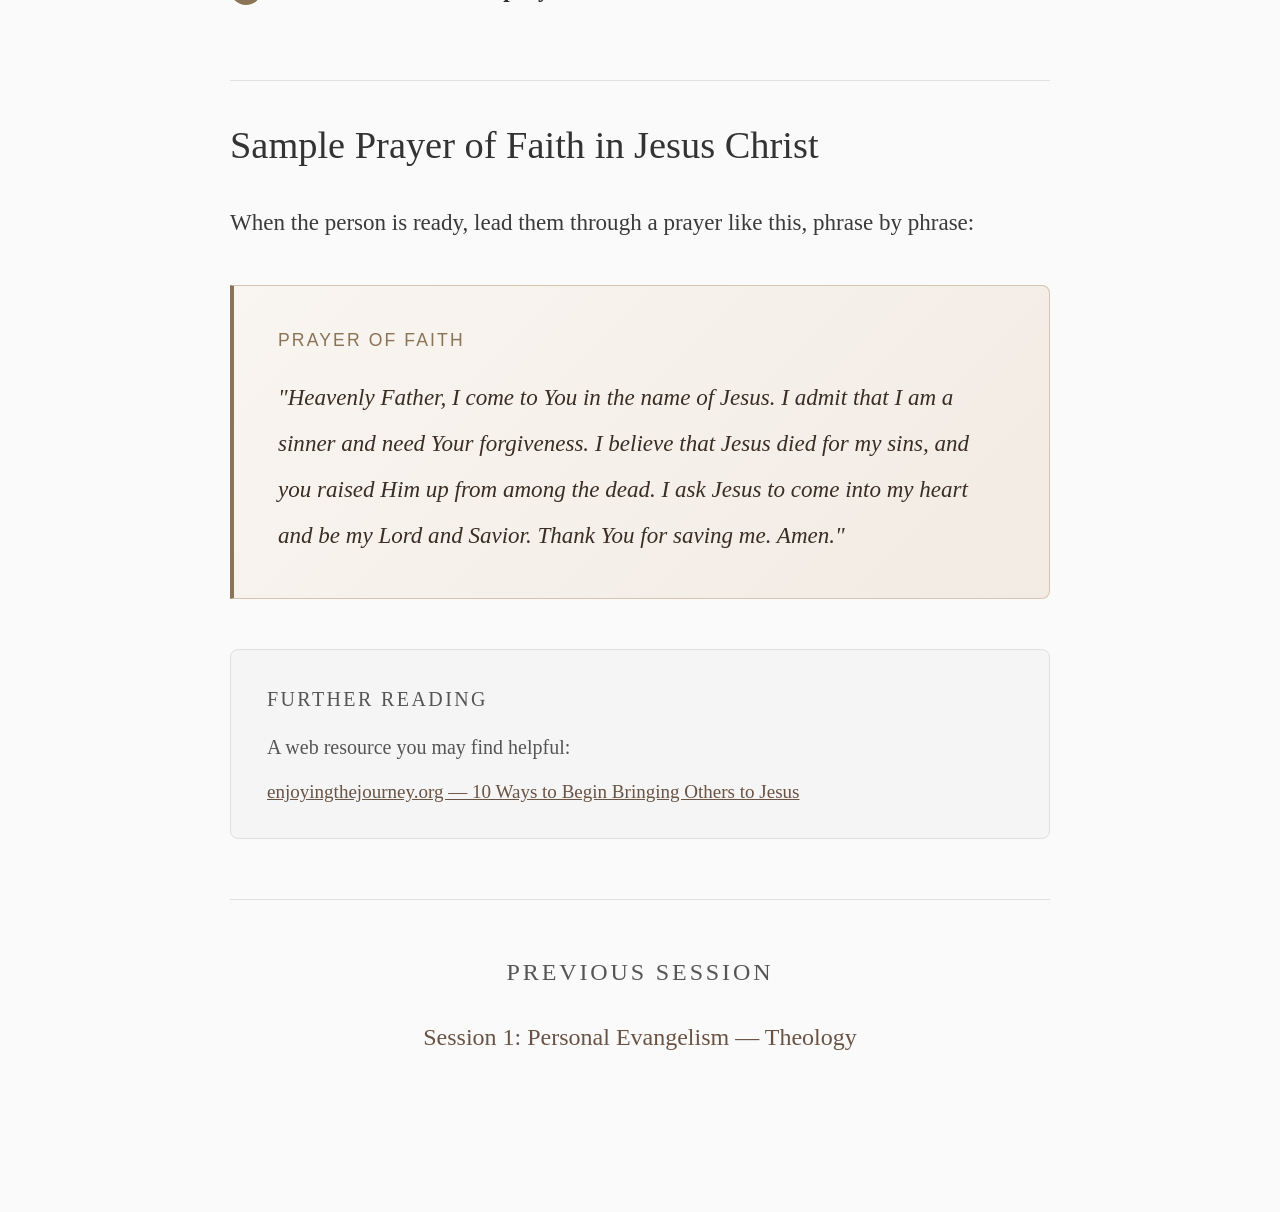
<file: outreach-month/session-2.html>
<!DOCTYPE html>
<html lang="en">
<head>
    <meta charset="UTF-8">
    <meta name="viewport" content="width=device-width, initial-scale=1.0">
    <title>Outreach Month Training - Session 2</title>
    <style>
        * {
            margin: 0;
            padding: 0;
            box-sizing: border-box;
        }

        body {
            font-family: 'Georgia', 'Times New Roman', serif;
            background: #fafafa;
            color: #2c2c2c;
            line-height: 1.7;
        }

        .container {
            max-width: 900px;
            margin: 0 auto;
            padding: 60px 40px 100px;
        }

        header {
            text-align: center;
            padding: 80px 0 60px;
            border-bottom: 1px solid #e0e0e0;
            margin-bottom: 70px;
        }

        h1 {
            font-size: 3.5em;
            font-weight: normal;
            margin-bottom: 0.3em;
            color: #1a1a1a;
            line-height: 1.2;
        }

        .subtitle {
            font-size: 1.75em;
            color: #666;
        }

        h2 {
            font-size: 2.4em;
            font-weight: normal;
            margin: 70px 0 30px;
            color: #333;
            line-height: 1.3;
            padding-top: 40px;
            border-top: 1px solid #e0e0e0;
        }

        h3 {
            font-size: 1.75em;
            font-weight: normal;
            margin: 50px 0 20px;
            color: #444;
            text-transform: uppercase;
            letter-spacing: 0.08em;
        }

        p {
            font-size: 1.44em;
            line-height: 1.9;
            margin-bottom: 1.3em;
            color: #3a3a3a;
        }

        .scripture {
            font-style: italic;
            background: linear-gradient(135deg, #f5f5f5 0%, #ececec 100%);
            padding: 35px 40px;
            border-left: 4px solid #8b7355;
            margin: 35px 0;
            border-radius: 0 8px 8px 0;
        }

        .scripture p {
            font-size: 1.375em;
            line-height: 2;
            margin-bottom: 1.1em;
        }

        .scripture p:last-child {
            margin-bottom: 0;
        }

        .scripture-ref {
            font-style: normal;
            font-weight: bold;
            color: #6b5344;
            display: block;
            margin-bottom: 12px;
            font-size: 1.3em;
        }

        .verse-num {
            font-weight: bold;
            color: #8b7355;
            font-style: normal;
            margin-right: 3px;
        }

        ul {
            list-style: none;
            padding-left: 0;
            margin: 30px 0;
        }

        ul li {
            font-size: 1.44em;
            line-height: 1.8;
            margin-bottom: 0.9em;
            padding-left: 28px;
            position: relative;
        }

        ul li::before {
            content: "\2022";
            color: #8b7355;
            font-size: 1.2em;
            position: absolute;
            left: 0;
            top: 0;
        }

        ol.steps {
            list-style: none;
            counter-reset: steps-counter;
            padding-left: 0;
            margin: 30px 0;
        }

        ol.steps li {
            font-size: 1.44em;
            line-height: 1.8;
            margin-bottom: 1.1em;
            padding-left: 54px;
            position: relative;
            counter-increment: steps-counter;
        }

        ol.steps li::before {
            content: counter(steps-counter);
            color: white;
            background: #8b7355;
            font-size: 0.85em;
            font-family: 'Arial', sans-serif;
            font-weight: bold;
            font-style: normal;
            width: 32px;
            height: 32px;
            border-radius: 50%;
            display: flex;
            align-items: center;
            justify-content: center;
            position: absolute;
            left: 0;
            top: 4px;
        }

        .section-label {
            font-size: 1.19em;
            text-transform: uppercase;
            letter-spacing: 0.12em;
            color: #8b7355;
            margin-bottom: 0.8em;
        }

        .ref-tag {
            font-style: normal;
            font-weight: bold;
            color: #6b5344;
            white-space: nowrap;
        }

        .toc {
            margin-bottom: 60px;
        }

        .toc h2 {
            margin-top: 0;
            padding-top: 0;
            border-top: none;
        }

        .toc ol {
            padding-left: 24px;
            margin: 20px 0;
        }

        .toc ol li {
            font-size: 1.25em;
            line-height: 1.7;
            margin-bottom: 0.5em;
            color: #3a3a3a;
        }

        .toc ol li::before {
            display: none;
        }

        .toc ol li a {
            color: #6b5344;
            text-decoration: none;
            transition: color 0.2s;
        }

        .toc ol li a:hover {
            color: #8b7355;
            text-decoration: underline;
        }

        .anchor-scripture {
            padding: 10px 0 40px;
            margin-bottom: 60px;
        }

        .anchor-scripture .section-label {
            text-align: center;
        }

        .highlight-text {
            font-weight: bold;
        }

        .indisputable {
            background: linear-gradient(135deg, #f9f5f0 0%, #f1ebe3 100%);
            border: 1px solid #d4c4b0;
            border-radius: 8px;
            padding: 40px 44px;
            margin: 40px 0;
            text-align: center;
        }

        .indisputable p {
            font-size: 1.5em;
            line-height: 1.75;
            color: #3a2e24;
            margin-bottom: 0.6em;
        }

        .indisputable p:last-child {
            margin-bottom: 0;
        }

        .indisputable .ref-tag {
            font-size: 1.1em;
        }

        .prayer-block {
            background: linear-gradient(135deg, #f9f5f0 0%, #f1ebe3 100%);
            border: 1px solid #d4c4b0;
            border-left: 4px solid #8b7355;
            border-radius: 0 8px 8px 0;
            padding: 40px 44px;
            margin: 40px 0;
        }

        .prayer-block p {
            font-size: 1.44em;
            line-height: 2;
            font-style: italic;
            color: #3a2e24;
            margin-bottom: 0;
        }

        .prayer-label {
            font-family: 'Arial', sans-serif;
            font-size: 1.1em;
            text-transform: uppercase;
            letter-spacing: 0.12em;
            color: #8b7355;
            margin-bottom: 18px;
            font-style: normal;
            display: block;
        }

        .resource-link {
            margin: 50px 0 20px;
            padding: 30px 36px;
            background: #f5f5f5;
            border-radius: 8px;
            border: 1px solid #e0e0e0;
        }

        .resource-link p {
            font-size: 1.25em;
            margin-bottom: 0.5em;
            color: #555;
        }

        .resource-link a {
            font-size: 1.19em;
            color: #6b5344;
            word-break: break-word;
        }

        .resource-link a:hover {
            color: #8b7355;
        }

        .prev-session {
            text-align: center;
            padding: 50px 0 20px;
            border-top: 1px solid #e0e0e0;
            margin-top: 60px;
        }

        .prev-session p {
            font-size: 1.5em;
            color: #555;
        }

        .prev-session a {
            color: #6b5344;
            text-decoration: none;
        }

        .prev-session a:hover {
            color: #8b7355;
            text-decoration: underline;
        }

        .nav-links {
            position: fixed;
            top: 20px;
            right: 20px;
            font-family: 'Arial', sans-serif;
            font-size: 0.9em;
            display: flex;
            gap: 8px;
        }

        .nav-links a {
            color: #8b7355;
            text-decoration: none;
            padding: 10px;
            background: white;
            border: 1px solid #ddd;
            border-radius: 4px;
            transition: background 0.2s;
            display: inline-flex;
            align-items: center;
            justify-content: center;
            line-height: 0;
        }

        .nav-links a:hover {
            background: #f5f5f5;
        }

        @media (max-width: 768px) {
            .container {
                padding: 40px 24px 80px;
            }

            header {
                padding: 50px 0 40px;
                margin-bottom: 50px;
            }

            h1 {
                font-size: 2.5em;
            }

            h2 {
                font-size: 1.9em;
                margin: 50px 0 25px;
                padding-top: 30px;
            }

            h3 {
                margin: 40px 0 18px;
            }

            p, ul li, ol.steps li {
                font-size: 1.25em;
            }

            .scripture {
                padding: 25px 20px;
                margin: 25px 0;
            }

            .scripture p {
                font-size: 1.15em;
            }

            .indisputable {
                padding: 28px 24px;
            }

            .indisputable p {
                font-size: 1.3em;
            }

            .prayer-block {
                padding: 28px 24px;
            }

            .prayer-block p {
                font-size: 1.25em;
            }

            .nav-links {
                position: static;
                text-align: center;
                justify-content: center;
                margin-top: 20px;
                margin-bottom: 20px;
            }
        }
    </style>
</head>
<body>
    <div class="nav-links">
        <a href="session-1.html" title="Session 1: Theology">
            <svg xmlns="http://www.w3.org/2000/svg" width="18" height="18" viewBox="0 0 24 24" fill="none" stroke="currentColor" stroke-width="2" stroke-linecap="round" stroke-linejoin="round"><polyline points="15 18 9 12 15 6"/></svg>
        </a>
        <a href="../" title="Resources Home">
            <svg xmlns="http://www.w3.org/2000/svg" width="18" height="18" viewBox="0 0 24 24" fill="none" stroke="currentColor" stroke-width="2" stroke-linecap="round" stroke-linejoin="round"><path d="M3 9l9-7 9 7v11a2 2 0 0 1-2 2H5a2 2 0 0 1-2-2z"/><polyline points="9 22 9 12 15 12 15 22"/></svg>
        </a>
    </div>

    <div class="container">
        <header>
            <h1>Outreach Month Training</h1>
            <p class="subtitle">Session 2: How to Win a Soul to Jesus &mdash; Practice</p>
        </header>

        <p>With the theology in view, it is time to put it into practice. This session covers the how &mdash; how to overcome the obstacles, how to start the conversation, and how to lead a person step by step to a prayer of faith in Jesus Christ.</p>

        <div class="anchor-scripture">
            <p class="section-label">Our Texts</p>
            <p style="text-align:center; font-size:1.19em; color:#666; margin-bottom:0;">Mark 16:15&ndash;17 &nbsp;&bull;&nbsp; Acts 2:36&ndash;42 &nbsp;&bull;&nbsp; Acts 8:12 &nbsp;&bull;&nbsp; Romans 10:8&ndash;11 &nbsp;&bull;&nbsp; Romans 1:16 &nbsp;&bull;&nbsp; John 3:16</p>
        </div>

        <nav class="toc">
            <h2>Contents</h2>
            <ol>
                <li><a href="#obstacles">Common Obstacles</a></li>
                <li><a href="#indisputable">The Indisputable Statement</a></li>
                <li><a href="#gospel">What Is the Gospel?</a></li>
                <li><a href="#pointers">Key Pointers for the Personal Evangelist</a></li>
                <li><a href="#non-negotiables">Key Non-Negotiables</a></li>
                <li><a href="#theology-practice">Theology and Practice</a></li>
                <li><a href="#leading">Leading a Soul to Jesus</a></li>
                <li><a href="#prayer">Sample Prayer of Faith</a></li>
            </ol>
        </nav>

        <h2 id="obstacles">Common Obstacles to Sharing the Gospel</h2>
        <p>Before we can lead others, we need to honestly identify what holds us back. These are the most common obstacles:</p>
        <ul>
            <li>Fear of rejection</li>
            <li>Lack of understanding</li>
            <li>A lack of know-how</li>
            <li>Procrastination</li>
            <li>Culture</li>
        </ul>
        <p>What other obstacles do you know? Take a moment to name them &mdash; naming them is the first step to overcoming them.</p>

        <h2 id="indisputable">The Indisputable Statement</h2>
        <div class="indisputable">
            <p>The only way for any soul to become a follower of Jesus is through believing in the gospel.</p>
            <p><span class="ref-tag">Acts 4:12</span></p>
        </div>

        <div class="scripture">
            <span class="scripture-ref">Acts 4:12 (NKJV)</span>
            <p>"Nor is there salvation in any other, for there is no other name under heaven given among men by which we must be saved."</p>
        </div>

        <h2 id="gospel">What Is the Gospel?</h2>
        <p>Paul defines it clearly in <span class="ref-tag">1 Corinthians 15:1&ndash;4</span>:</p>

        <div class="scripture">
            <span class="scripture-ref">1 Corinthians 15:1&ndash;4 (NKJV)</span>
            <p><span class="verse-num">1</span> Moreover, brethren, I declare to you the gospel which I preached to you, which also you received and in which you stand,</p>
            <p><span class="verse-num">2</span> by which also you are saved, if you hold fast that word which I preached to you &mdash; unless you believed in vain.</p>
            <p><span class="verse-num">3</span> For I delivered to you first of all that which I also received: that Christ died for our sins according to the Scriptures,</p>
            <p><span class="verse-num">4</span> and that He was buried, and that He rose again the third day according to the Scriptures.</p>
        </div>

        <p>Leading people to Jesus was never meant to be complicated. It is the power of a clear message delivered with faith.</p>

        <div class="scripture">
            <span class="scripture-ref">Romans 1:16 (NKJV)</span>
            <p>"For I am not ashamed of the gospel of Christ, for it is <span class="highlight-text">the power of God to salvation</span> for everyone who believes, for the Jew first and also for the Greek."</p>
        </div>

        <h2 id="pointers">Key Pointers for the Personal Evangelist</h2>
        <ul>
            <li>First believe that it is <em>not</em> difficult.</li>
            <li>Believe that the Father has prepared meetings with non-believers who are ready to follow Jesus &mdash; and you will find them.</li>
            <li>Have faith in God that because Jesus said to "Go," He will be with you.</li>
            <li>We are to do the "work of an evangelist." <span class="ref-tag">2 Timothy 4:5</span></li>
        </ul>

        <div class="scripture">
            <span class="scripture-ref">2 Timothy 4:5 (NKJV)</span>
            <p>"But you be watchful in all things, endure afflictions, <span class="highlight-text">do the work of an evangelist</span>, fulfill your ministry."</p>
        </div>

        <h2 id="non-negotiables">Key Non-Negotiables</h2>
        <p>When leading a soul to Jesus, these four elements must be present:</p>

        <ul>
            <li>The candidate must <strong>hear the message of the Kingdom of God.</strong> <span class="ref-tag">Romans 10:14</span></li>
            <li>They should <strong>confess with their mouth the Lord Jesus and believe in their hearts</strong> that God raised Him from the dead. <span class="ref-tag">Romans 10:9&ndash;13</span></li>
            <li><strong>Repent of their sins, be baptized in water by immersion, and receive the Holy Spirit.</strong> <span class="ref-tag">Acts 2:38</span></li>
            <li>Become a <strong>committed member of the local assembly</strong> of believers and a follower of the doctrine of Christ. <span class="ref-tag">Acts 2:42</span></li>
        </ul>

        <div class="scripture">
            <span class="scripture-ref">Romans 10:9&ndash;13 (NKJV)</span>
            <p><span class="verse-num">9</span> that if you confess with your mouth the Lord Jesus and believe in your heart that God has raised Him from the dead, you will be saved.</p>
            <p><span class="verse-num">10</span> For with the heart one believes unto righteousness, and with the mouth confession is made unto salvation.</p>
            <p><span class="verse-num">11</span> For the Scripture says, "Whoever believes on Him will not be put to shame."</p>
            <p><span class="verse-num">12</span> For there is no distinction between Jew and Greek, for the same Lord over all is rich to all who call upon Him.</p>
            <p><span class="verse-num">13</span> For "whoever calls on the name of the Lord shall be saved."</p>
        </div>

        <div class="scripture">
            <span class="scripture-ref">Acts 2:38 (NKJV)</span>
            <p>"Then Peter said to them, 'Repent, and let every one of you be baptized in the name of Jesus Christ for the remission of sins; and you shall receive the gift of the Holy Spirit.'"</p>
        </div>

        <h2 id="theology-practice">Three Distinct Things in Theology and Practice</h2>

        <h3>Orthodoxy</h3>
        <p>Right belief &mdash; what the Scripture commands.</p>
        <p>In <span class="ref-tag">Acts 2:38</span>, Peter tells the non-believers exactly what they need to do. Three clear items emerge: <strong>Repent</strong>, <strong>Be Baptized</strong>, and <strong>Receive the Holy Spirit.</strong></p>

        <h3>Orthopraxis</h3>
        <p>Right practice &mdash; what the early church actually did.</p>
        <p><span class="ref-tag">Acts 8:14&ndash;16</span> shows us these things in action &mdash; that the Word was received, and the Spirit was given through the laying on of hands. Orthodoxy and orthopraxis together form the full picture of what it means to bring someone into the Kingdom.</p>

        <div class="scripture">
            <span class="scripture-ref">Acts 8:14&ndash;16 (NKJV)</span>
            <p><span class="verse-num">14</span> Now when the apostles who were at Jerusalem heard that Samaria had received the word of God, they sent Peter and John to them,</p>
            <p><span class="verse-num">15</span> who, when they had come down, prayed for them that they might receive the Holy Spirit.</p>
            <p><span class="verse-num">16</span> For as yet He had fallen upon none of them. They had only been baptized in the name of the Lord Jesus.</p>
        </div>

        <h2 id="leading">Leading a Soul to Jesus</h2>
        <p>Follow these steps when you have an opportunity to lead someone to Christ:</p>

        <ol class="steps">
            <li>Ask the Lord for <strong>boldness.</strong></li>
            <li>Pray in faith for God to <strong>open the candidate's heart.</strong></li>
            <li>Look for an <strong>open door in conversation.</strong></li>
            <li>Offer what you have in Jesus &mdash; <strong>share your own testimony</strong> of how He changed your life.</li>
            <li><strong>Share the gospel</strong> clearly and simply.</li>
            <li>Ask if they are interested in <strong>taking God's offer of salvation</strong> to become a child of God.</li>
            <li>Lead the candidate in a <strong>prayer of faith.</strong></li>
        </ol>

        <h2 id="prayer">Sample Prayer of Faith in Jesus Christ</h2>
        <p>When the person is ready, lead them through a prayer like this, phrase by phrase:</p>

        <div class="prayer-block">
            <span class="prayer-label">Prayer of Faith</span>
            <p>"Heavenly Father, I come to You in the name of Jesus. I admit that I am a sinner and need Your forgiveness. I believe that Jesus died for my sins, and you raised Him up from among the dead. I ask Jesus to come into my heart and be my Lord and Savior. Thank You for saving me. Amen."</p>
        </div>

        <div class="resource-link">
            <p class="section-label">Further Reading</p>
            <p>A web resource you may find helpful:</p>
            <a href="https://enjoyingthejourney.org/10-ways-to-begin-bringing-others-to-jesus/" target="_blank" rel="noopener">enjoyingthejourney.org &mdash; 10 Ways to Begin Bringing Others to Jesus</a>
        </div>

        <div class="prev-session">
            <p class="section-label">Previous Session</p>
            <p><a href="session-1.html">Session 1: Personal Evangelism &mdash; Theology</a></p>
        </div>
    </div>
</body>
</html>
</file>
<file: style.css>
/* ================================================================
   JOY FOUNTAIN CHURCH — RESOURCES
   ================================================================ */

* {
    margin: 0;
    padding: 0;
    box-sizing: border-box;
}

body {
    font-family: 'Georgia', 'Times New Roman', serif;
    background: #fafafa;
    color: #2c2c2c;
    line-height: 1.7;
}

/* ---- Header ---- */

.site-header {
    text-align: center;
    padding: 80px 40px 60px;
    max-width: 900px;
    margin: 0 auto;
    border-bottom: 1px solid #e0e0e0;
}

.site-header .church-name {
    font-family: 'Arial', sans-serif;
    font-size: 1em;
    text-transform: uppercase;
    letter-spacing: 0.15em;
    color: #8b7355;
    margin-bottom: 8px;
}

.site-header h1 {
    font-size: 3.5em;
    font-weight: normal;
    margin-bottom: 0.3em;
    color: #1a1a1a;
    line-height: 1.2;
}

.site-header .subtitle {
    font-size: 1.5em;
    color: #666;
    margin-top: 0.5em;
}

/* ---- Layout ---- */

.container {
    max-width: 900px;
    margin: 0 auto;
    padding: 40px 40px 100px;
}

/* ---- Breadcrumb ---- */

.breadcrumb {
    max-width: 900px;
    margin: 0 auto;
    padding: 20px 40px 0;
    font-family: 'Arial', sans-serif;
    font-size: 0.9em;
    color: #999;
}

.breadcrumb a {
    color: #8b7355;
    text-decoration: none;
    transition: color 0.2s;
}

.breadcrumb a:hover {
    color: #6b5344;
    text-decoration: underline;
}

/* ---- Cards ---- */

.card {
    border: 1px solid #e0e0e0;
    border-radius: 8px;
    padding: 40px;
    background: #fff;
    margin-bottom: 30px;
    transition: border-color 0.2s, box-shadow 0.2s;
}

.card:hover {
    border-color: #8b7355;
    box-shadow: 0 2px 12px rgba(139, 115, 85, 0.1);
}

.card h2 {
    font-size: 2em;
    font-weight: normal;
    color: #1a1a1a;
    margin-bottom: 12px;
    line-height: 1.3;
}

.card .card-desc {
    font-size: 1.2em;
    color: #666;
    margin-bottom: 24px;
    line-height: 1.7;
}

.card-actions {
    display: flex;
    gap: 16px;
    flex-wrap: wrap;
}

/* ---- Series Intro ---- */

.series-intro {
    font-style: italic;
    background: linear-gradient(135deg, #f5f5f5 0%, #ececec 100%);
    padding: 30px 35px;
    border-left: 4px solid #8b7355;
    margin-bottom: 40px;
    border-radius: 0 8px 8px 0;
    font-size: 1.3em;
    line-height: 1.9;
    color: #3a3a3a;
}

/* ---- Buttons ---- */

.btn {
    font-family: 'Arial', sans-serif;
    font-size: 0.95em;
    color: #6b5344;
    text-decoration: none;
    padding: 10px 20px;
    border: 1px solid #d0c4b8;
    border-radius: 4px;
    background: transparent;
    cursor: pointer;
    transition: background 0.2s, color 0.2s, border-color 0.2s;
    display: inline-flex;
    align-items: center;
    gap: 6px;
}

.btn:hover {
    background: #8b7355;
    color: #fff;
    border-color: #8b7355;
}

.btn-primary {
    background: #8b7355;
    color: #fff;
    border-color: #8b7355;
}

.btn-primary:hover {
    background: #6b5344;
    border-color: #6b5344;
}

.btn-accent {
    background: #8b7355;
    color: #fff;
    border-color: #8b7355;
}

.btn-accent:hover {
    background: #6b5344;
    border-color: #6b5344;
}

.btn-outline {
    background: transparent;
    color: #6b5344;
    border-color: #d0c4b8;
}

.btn-outline:hover {
    background: #8b7355;
    color: #fff;
    border-color: #8b7355;
}

.btn:disabled {
    opacity: 0.5;
    cursor: not-allowed;
}

/* ---- Video ---- */

.video-container {
    position: relative;
    width: 100%;
    padding-bottom: 56.25%;
    margin-bottom: 50px;
    border-radius: 8px;
    overflow: hidden;
    background: #000;
}

.video-container iframe {
    position: absolute;
    top: 0;
    left: 0;
    width: 100%;
    height: 100%;
    border: 0;
}

/* ---- Form Page Styles ---- */

.intro-text {
    font-style: italic;
    background: linear-gradient(135deg, #f5f5f5 0%, #ececec 100%);
    padding: 30px 35px;
    border-left: 4px solid #8b7355;
    margin-bottom: 50px;
    border-radius: 0 8px 8px 0;
    font-size: 1.3em;
    line-height: 1.9;
    color: #3a3a3a;
}

.form-section {
    margin-bottom: 50px;
}

.form-section h2 {
    font-size: 2em;
    font-weight: normal;
    margin-bottom: 30px;
    color: #333;
    line-height: 1.3;
    padding-top: 40px;
    border-top: 1px solid #e0e0e0;
}

.form-section:first-of-type h2 {
    border-top: none;
    padding-top: 0;
}

.subsection-heading {
    font-family: 'Arial', sans-serif;
    font-size: 1em;
    font-weight: normal;
    text-transform: uppercase;
    letter-spacing: 0.15em;
    color: #8b7355;
    margin-top: 40px;
    margin-bottom: 25px;
}

.context {
    font-size: 1.2em;
    font-style: italic;
    color: #666;
    margin-bottom: 30px;
    line-height: 1.8;
}

.question-group {
    margin-bottom: 35px;
}

.question-group label {
    display: block;
    font-size: 1.2em;
    color: #3a3a3a;
    margin-bottom: 12px;
    line-height: 1.8;
}

.question-group textarea {
    width: 100%;
    min-height: 120px;
    padding: 16px 20px;
    border: 1px solid #e0e0e0;
    border-radius: 8px;
    font-family: 'Georgia', 'Times New Roman', serif;
    font-size: 1.1em;
    line-height: 1.8;
    background: #fff;
    color: #2c2c2c;
    resize: vertical;
    transition: border-color 0.2s, box-shadow 0.2s;
}

.question-group textarea:focus {
    outline: none;
    border-color: #8b7355;
    box-shadow: 0 0 0 3px rgba(139, 115, 85, 0.1);
}

/* ---- Prayer Box ---- */

.prayer-box {
    font-style: italic;
    background: linear-gradient(135deg, #f5f5f5 0%, #ececec 100%);
    padding: 35px 40px;
    border-left: 4px solid #8b7355;
    margin-bottom: 30px;
    border-radius: 0 8px 8px 0;
    font-size: 1.2em;
    line-height: 1.9;
    color: #3a3a3a;
}

/* ---- Form Actions ---- */

.form-actions {
    display: flex;
    gap: 16px;
    flex-wrap: wrap;
    padding-top: 40px;
    margin-top: 20px;
    border-top: 1px solid #e0e0e0;
}

/* ---- Closing Text ---- */

.closing-text {
    text-align: center;
    font-style: italic;
    color: #666;
    font-size: 1.1em;
    margin-top: 20px;
    line-height: 1.7;
}

/* ---- Response Text (PDF output) ---- */

.response-text {
    white-space: pre-wrap;
    padding: 16px 20px;
    background: #f5f5f5;
    border: 1px solid #e0e0e0;
    border-radius: 8px;
    min-height: 2rem;
    line-height: 1.8;
    font-size: 1.1em;
    font-family: 'Georgia', 'Times New Roman', serif;
}

/* ---- Footer ---- */

.site-footer {
    text-align: center;
    padding: 40px;
    color: #999;
    font-size: 0.95em;
}

/* ---- Save Indicator ---- */

.save-indicator {
    position: fixed;
    bottom: 20px;
    right: 20px;
    background: #8b7355;
    color: #fff;
    padding: 8px 16px;
    border-radius: 4px;
    font-family: 'Arial', sans-serif;
    font-size: 0.85em;
    opacity: 0;
    transition: opacity 0.3s;
    pointer-events: none;
}

.save-indicator.show {
    opacity: 1;
}

/* ---- Print ---- */

@media print {
    body { background: white; }
    .form-actions, .breadcrumb, .save-indicator { display: none !important; }
    .card { box-shadow: none; }
    .card:hover { border-color: #e0e0e0; box-shadow: none; }
}

/* ---- Responsive ---- */

@media (max-width: 768px) {
    .site-header {
        padding: 50px 24px 40px;
    }

    .site-header h1 {
        font-size: 2.5em;
    }

    .container {
        padding: 30px 24px 80px;
    }

    .breadcrumb {
        padding: 15px 24px 0;
    }

    .card {
        padding: 28px 24px;
    }

    .card h2 {
        font-size: 1.6em;
    }

    .card-actions {
        flex-direction: column;
    }

    .btn {
        text-align: center;
        justify-content: center;
    }

    .form-section h2 {
        font-size: 1.6em;
        margin-bottom: 25px;
        padding-top: 30px;
    }

    .question-group label {
        font-size: 1.1em;
    }

    .series-intro,
    .intro-text,
    .prayer-box {
        padding: 25px 20px;
        font-size: 1.15em;
    }

    .form-actions {
        flex-direction: column;
    }
}
</file>
